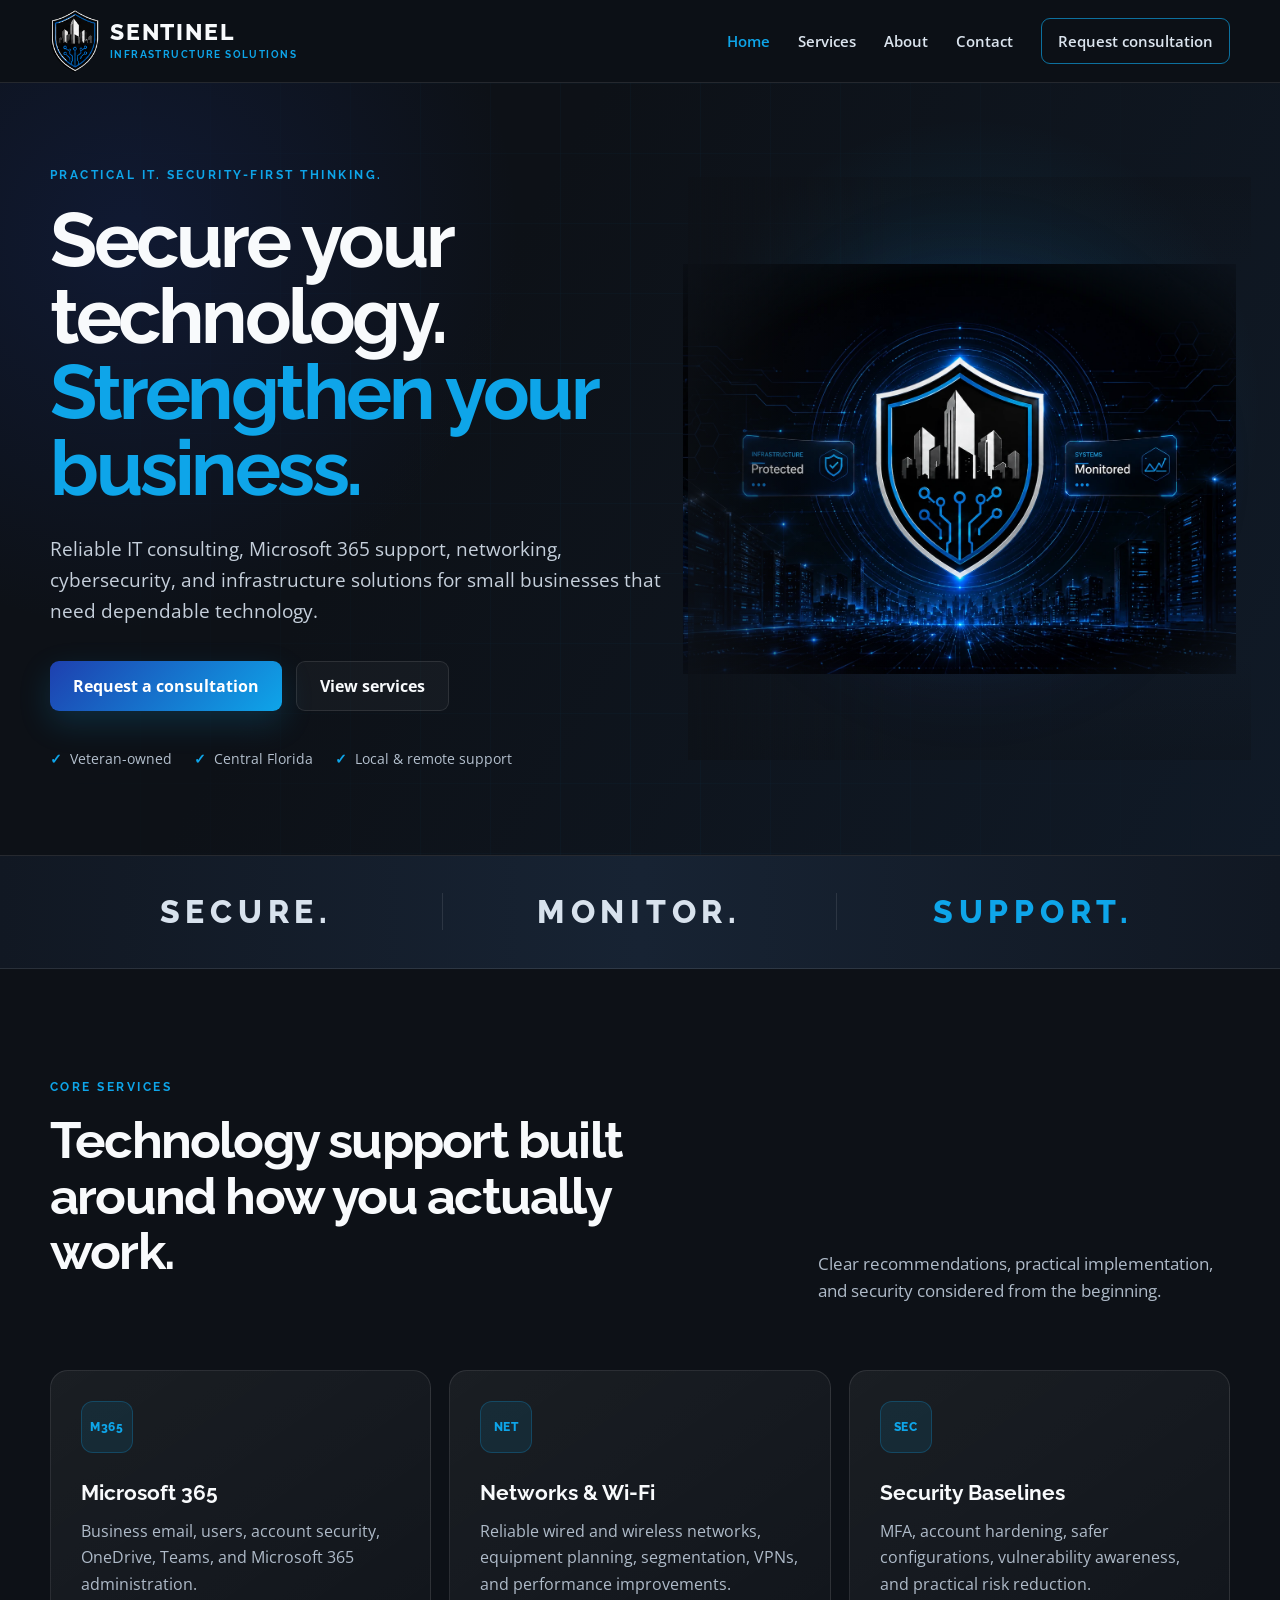
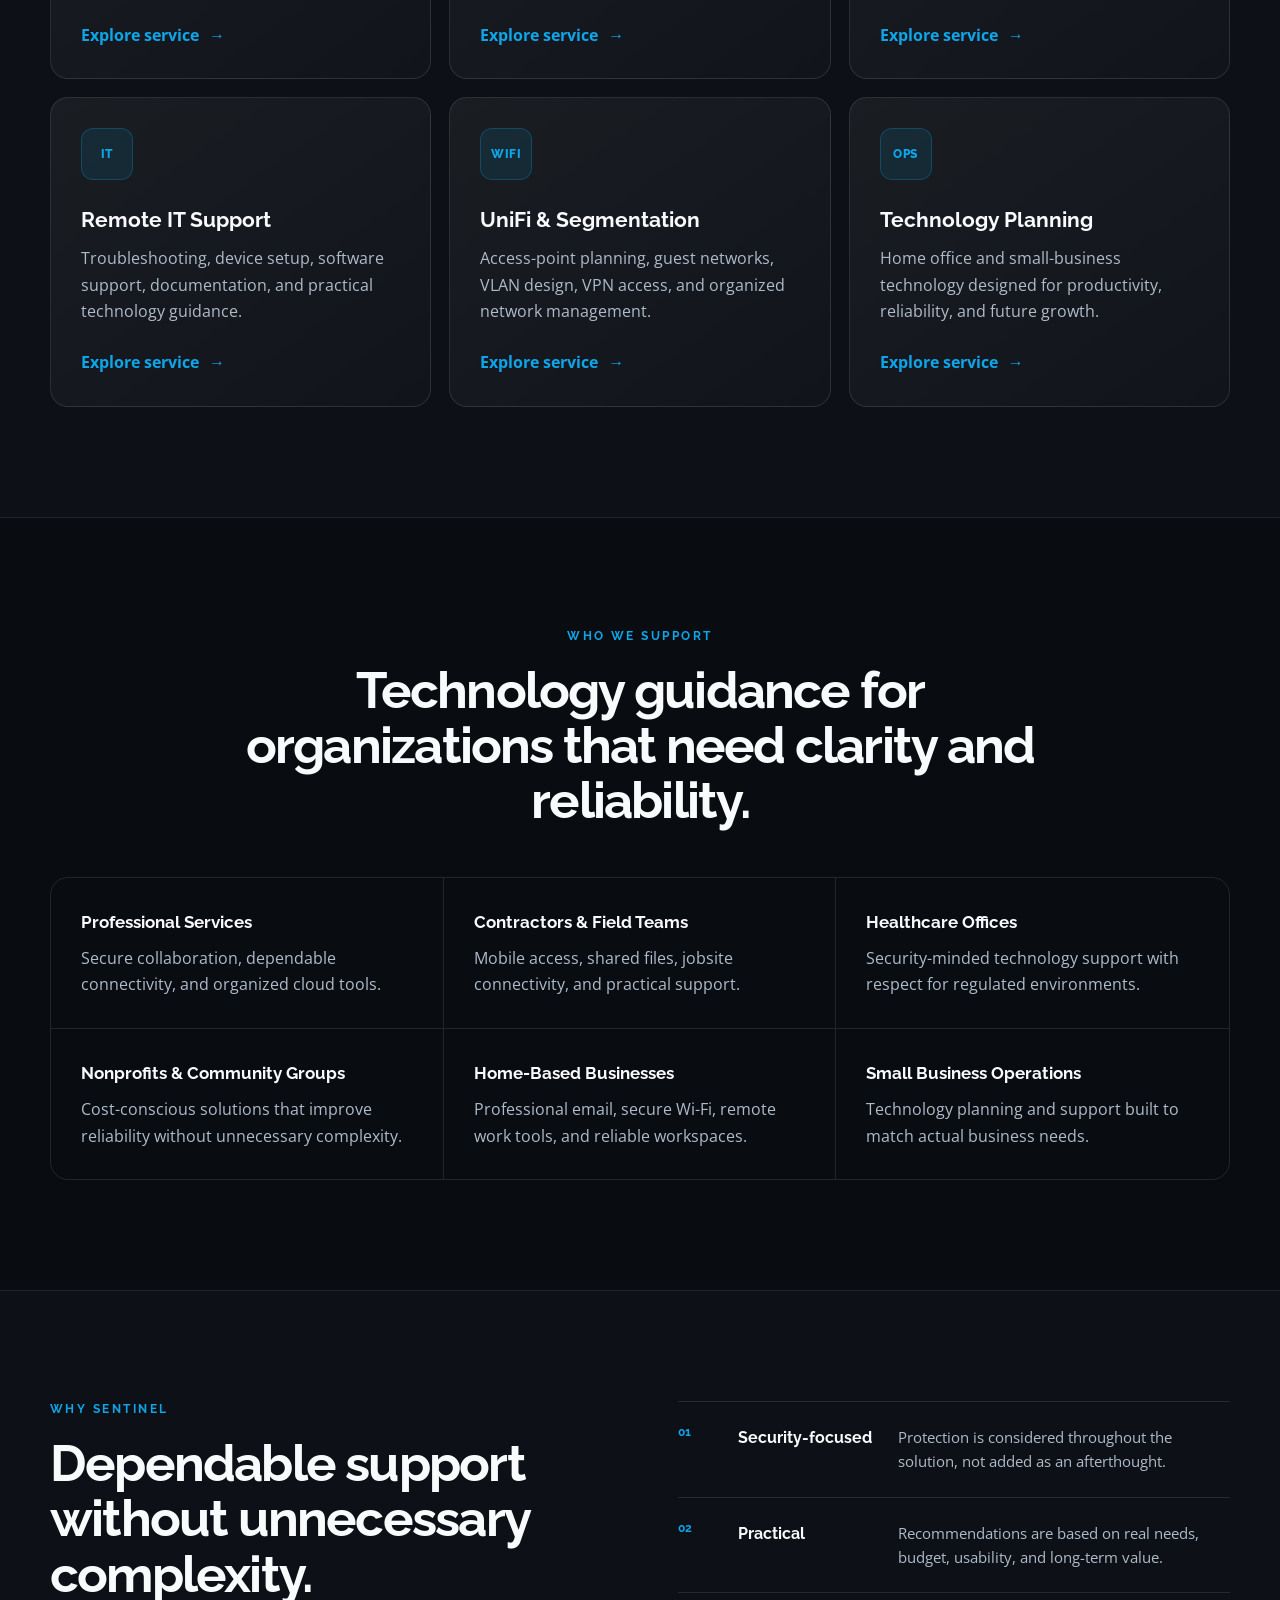
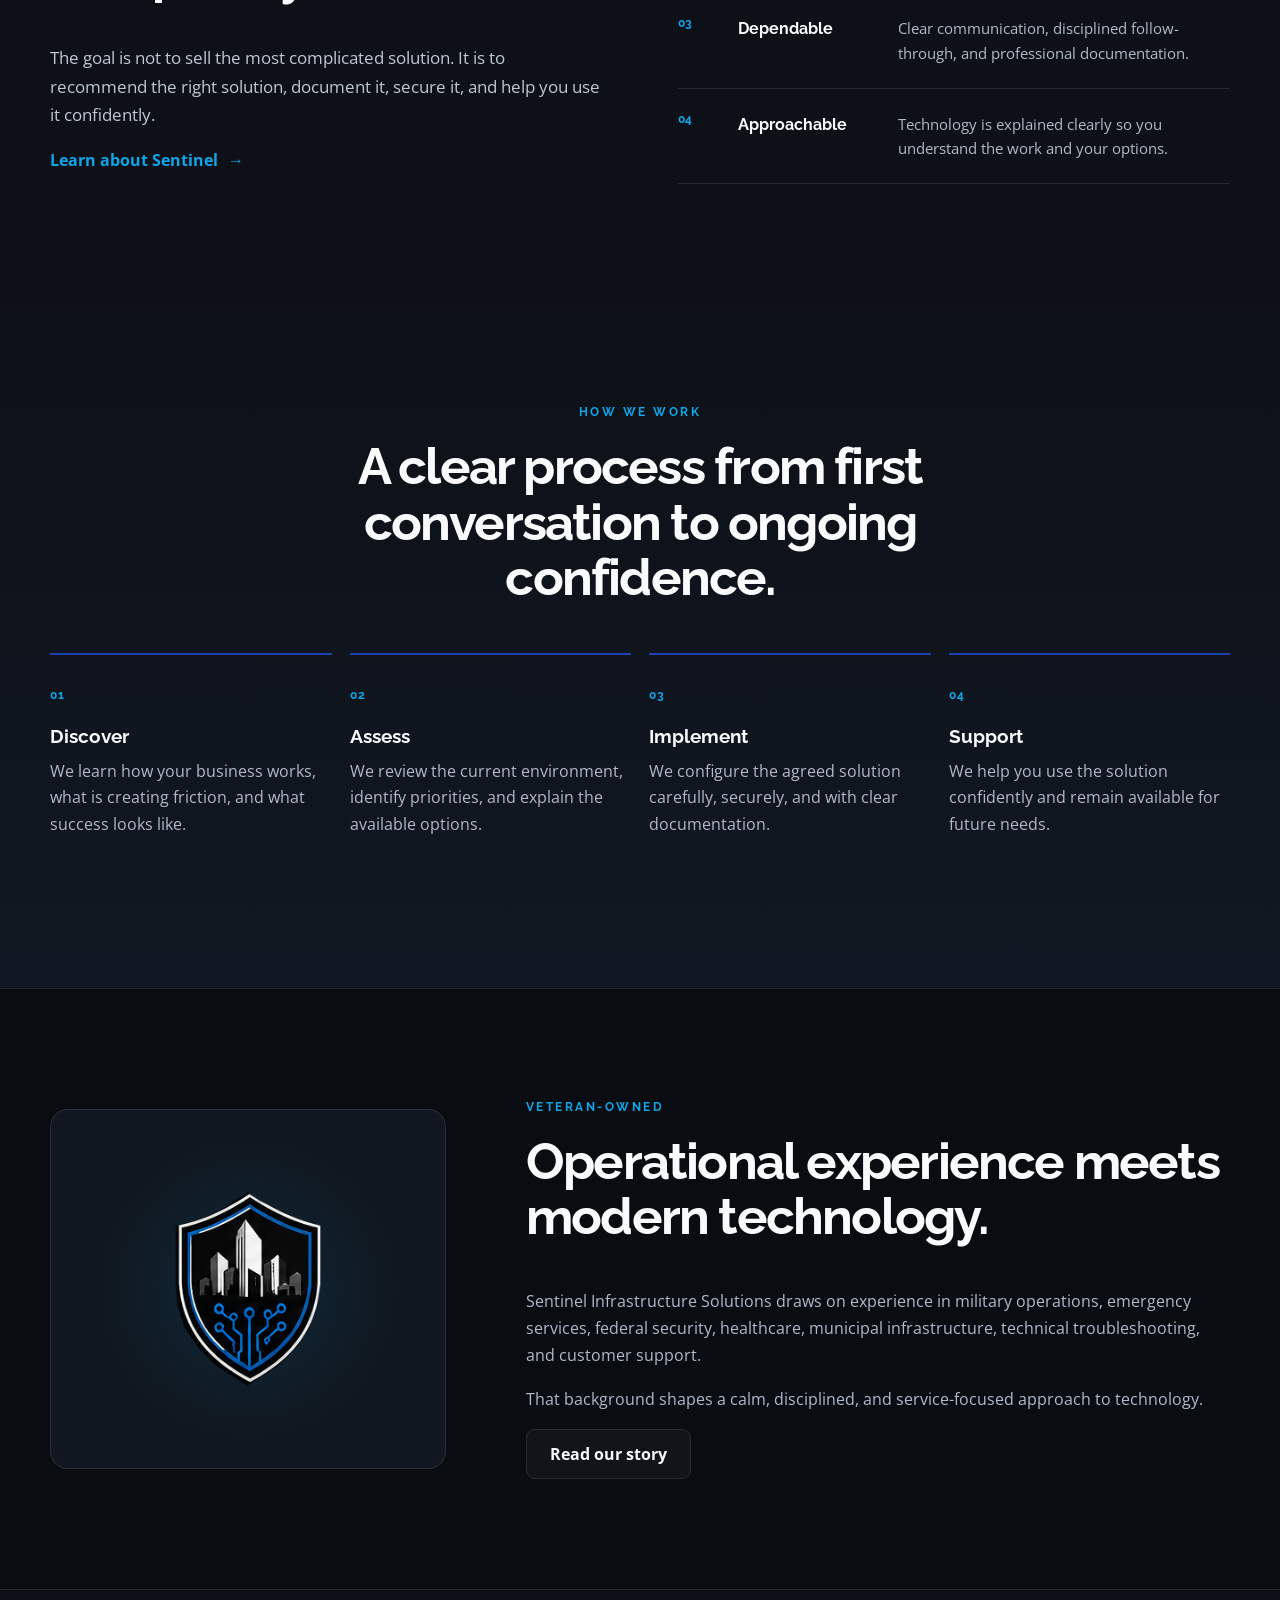
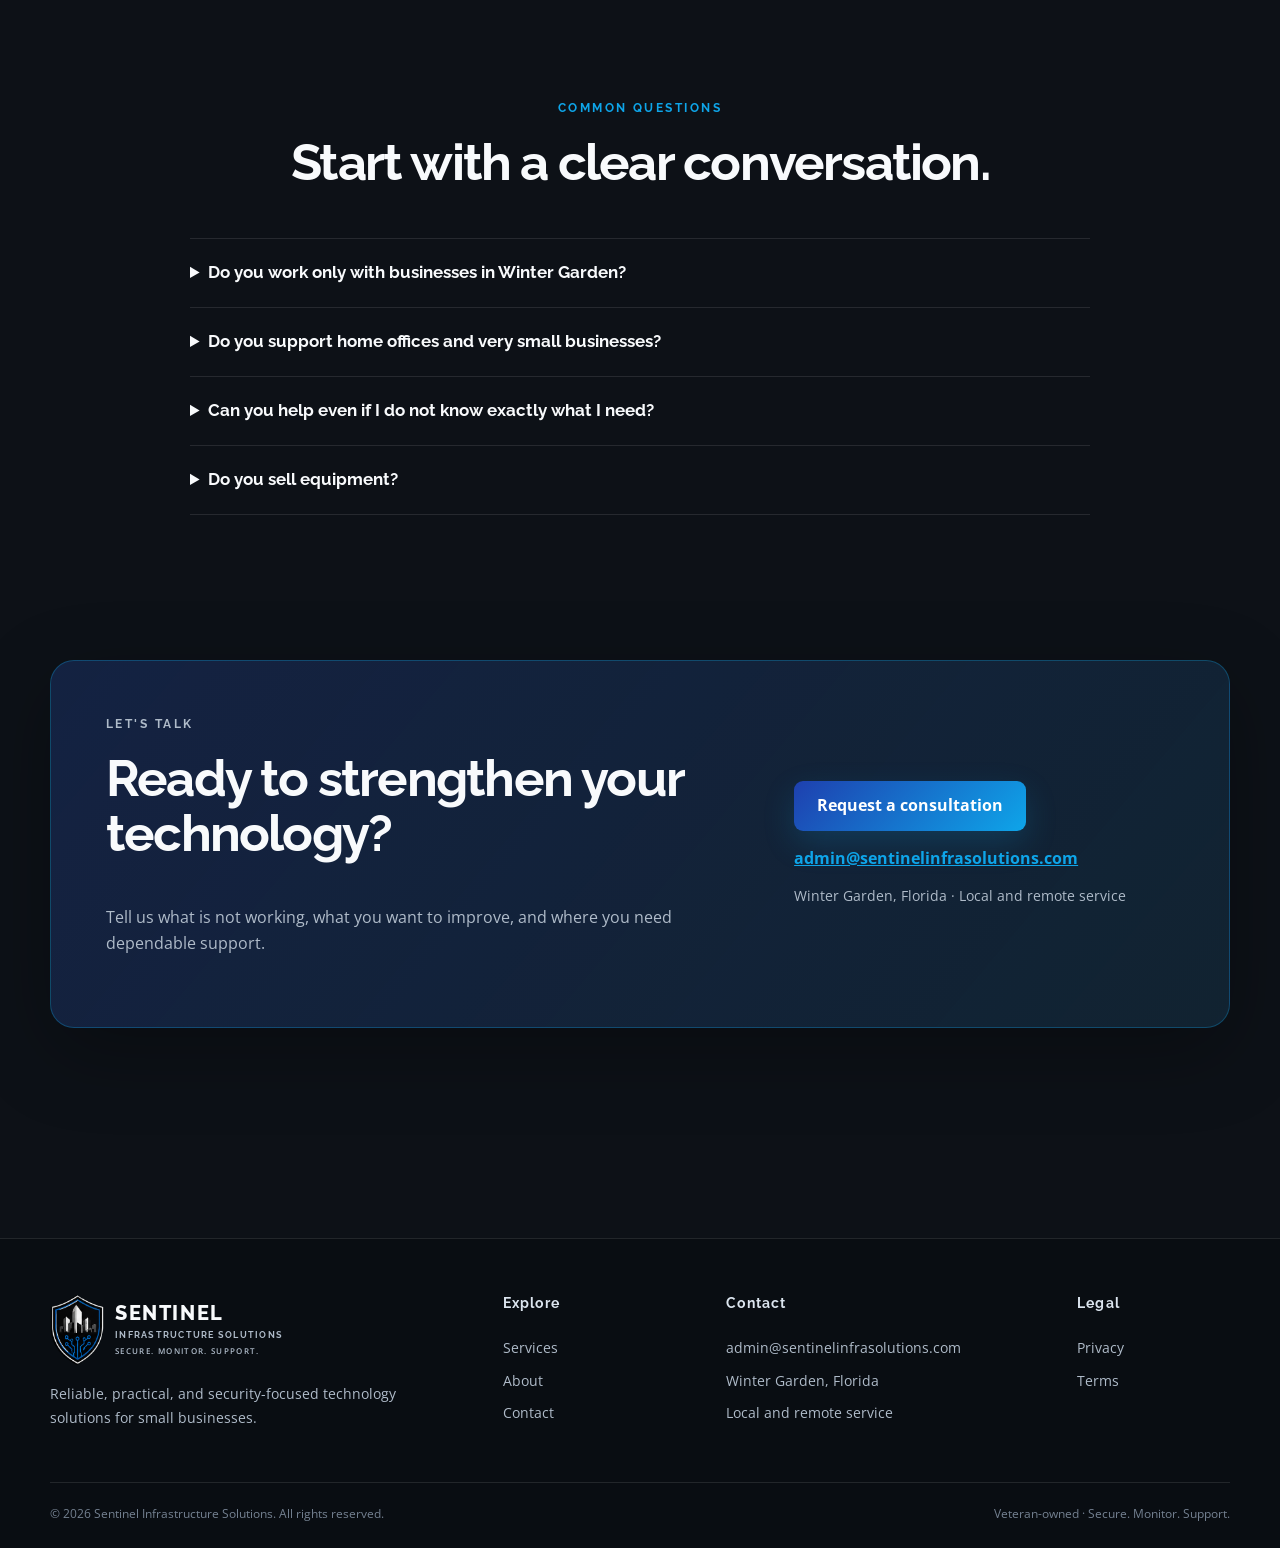
<file: index.html>
<!doctype html>
<html lang="en">
<head>
  <meta charset="utf-8">
  <meta name="viewport" content="width=device-width, initial-scale=1">
  <title>Sentinel Infrastructure Solutions | IT Consulting in Central Florida</title>
  <meta name="description" content="Security-focused Microsoft 365, networking, cybersecurity, and technology support for small businesses in Central Florida and remotely.">
  <link rel="canonical" href="https://sentinelinfrasolutions.com/">
  <meta name="theme-color" content="#0D1117">
  <meta property="og:title" content="Sentinel Infrastructure Solutions | IT Consulting in Central Florida">
  <meta property="og:description" content="Security-focused Microsoft 365, networking, cybersecurity, and technology support for small businesses in Central Florida and remotely.">
  <meta property="og:type" content="website">
  <meta property="og:url" content="https://sentinelinfrasolutions.com/">
  <meta property="og:image" content="https://sentinelinfrasolutions.com/sentinel-social-master-v5.png">
  <meta name="twitter:card" content="summary_large_image">
  <link rel="icon" href="sentinel-favicon-v7-32.png" type="image/png">
  <link rel="apple-touch-icon" href="sentinel-favicon-v7-180.png">
  <link rel="manifest" href="site.webmanifest">
  <link rel="preconnect" href="https://fonts.googleapis.com">
  <link rel="preconnect" href="https://fonts.gstatic.com" crossorigin>
  <link href="https://fonts.googleapis.com/css2?family=Open+Sans:wght@400;500;600;700&family=Raleway:wght@600;700;800&display=swap" rel="stylesheet">
  <link rel="stylesheet" href="styles-v12.css">
  <script src="script.js" defer></script>
</head>
<body class="">
<a class="skip-link" href="#main">Skip to content</a>

<header class="site-header">
  <div class="container nav-wrap">
    <a class="brand-image" href="index.html" aria-label="Sentinel Infrastructure Solutions home">
      <span class="live-brand">
      <img src="sentinel-shield-transparent-v7.png" alt="">
      <span class="brand-words">
        <strong>SENTINEL</strong>
        <span class="brand-subline">INFRASTRUCTURE SOLUTIONS</span>
        
      </span>
    </span>
    </a>
    <button class="menu-toggle" aria-expanded="false" aria-controls="primary-nav">
      <span class="sr-only">Open navigation</span><span></span><span></span><span></span>
    </button>
    <nav id="primary-nav" class="primary-nav" aria-label="Primary navigation">
      <a href="index.html" class="active">Home</a><a href="services.html">Services</a><a href="about.html">About</a><a href="contact.html">Contact</a>
      <a href="https://outlook.office.com/book/SentinelInfrastructureSolutions2@sentinelinfrasolutions.com/?ismsaljsauthenabled" class="nav-cta" target="_blank" rel="noopener noreferrer" aria-label="Request a consultation through Microsoft Bookings (opens in a new tab)">Request consultation</a>
    </nav>
  </div>
</header>

<main id="main">
  <section class="hero">
    <div class="hero-grid"></div>
    <div class="container hero-layout">
      <div class="hero-copy">
        <p class="eyebrow">PRACTICAL IT. SECURITY-FIRST THINKING.</p>
        <h1>Secure your technology.<br><span>Strengthen your business.</span></h1>
        <p class="hero-lead">Reliable IT consulting, Microsoft 365 support, networking, cybersecurity, and infrastructure solutions for small businesses that need dependable technology.</p>
        <div class="hero-actions">
          <a class="button primary" href="https://outlook.office.com/book/SentinelInfrastructureSolutions2@sentinelinfrasolutions.com/?ismsaljsauthenabled" target="_blank" rel="noopener noreferrer" aria-label="Request a consultation through Microsoft Bookings (opens in a new tab)">Request a consultation</a>
          <a class="button secondary" href="services.html">View services</a>
        </div>
        <div class="trust-row">
          <span>Veteran-owned</span><span>Central Florida</span><span>Local &amp; remote support</span>
        </div>
      </div>
      <div class="hero-visual hero-illustration" aria-hidden="true">
        <div class="hero-illustration-glow"></div>
        <img
          src="sentinel-integrated-hero-v10.webp"
          alt=""
          width="1350"
          height="1001"
          decoding="async"
          fetchpriority="high">
      </div>
    </div>
  </section>

  <section class="statement">
    <div class="container statement-grid"><p>SECURE.</p><p>MONITOR.</p><p>SUPPORT.</p></div>
  </section>

  <section class="section" id="services">
    <div class="container">
      <div class="section-heading split-heading">
        <div><p class="eyebrow">CORE SERVICES</p><h2>Technology support built around how you actually work.</h2></div>
        <p>Clear recommendations, practical implementation, and security considered from the beginning.</p>
      </div>
      <div class="cards">
        <article class="service-card"><div class="icon">M365</div><h3>Microsoft 365</h3><p>Business email, users, account security, OneDrive, Teams, and Microsoft 365 administration.</p><a href="services.html#microsoft-365">Explore service <span>→</span></a></article>
        <article class="service-card"><div class="icon">NET</div><h3>Networks &amp; Wi-Fi</h3><p>Reliable wired and wireless networks, equipment planning, segmentation, VPNs, and performance improvements.</p><a href="services.html#networking">Explore service <span>→</span></a></article>
        <article class="service-card"><div class="icon">SEC</div><h3>Security Baselines</h3><p>MFA, account hardening, safer configurations, vulnerability awareness, and practical risk reduction.</p><a href="services.html#cybersecurity">Explore service <span>→</span></a></article>
        <article class="service-card"><div class="icon">IT</div><h3>Remote IT Support</h3><p>Troubleshooting, device setup, software support, documentation, and practical technology guidance.</p><a href="services.html#support">Explore service <span>→</span></a></article>
        <article class="service-card"><div class="icon">WIFI</div><h3>UniFi &amp; Segmentation</h3><p>Access-point planning, guest networks, VLAN design, VPN access, and organized network management.</p><a href="services.html#networking">Explore service <span>→</span></a></article>
        <article class="service-card"><div class="icon">OPS</div><h3>Technology Planning</h3><p>Home office and small-business technology designed for productivity, reliability, and future growth.</p><a href="services.html#planning">Explore service <span>→</span></a></article>
      </div>
    </div>
  </section>

  <section class="section dark-panel">
    <div class="container">
      <div class="section-heading centered">
        <p class="eyebrow">WHO WE SUPPORT</p>
        <h2>Technology guidance for organizations that need clarity and reliability.</h2>
      </div>
      <div class="industry-grid">
        <div><strong>Professional Services</strong><p>Secure collaboration, dependable connectivity, and organized cloud tools.</p></div>
        <div><strong>Contractors &amp; Field Teams</strong><p>Mobile access, shared files, jobsite connectivity, and practical support.</p></div>
        <div><strong>Healthcare Offices</strong><p>Security-minded technology support with respect for regulated environments.</p></div>
        <div><strong>Nonprofits &amp; Community Groups</strong><p>Cost-conscious solutions that improve reliability without unnecessary complexity.</p></div>
        <div><strong>Home-Based Businesses</strong><p>Professional email, secure Wi-Fi, remote work tools, and reliable workspaces.</p></div>
        <div><strong>Small Business Operations</strong><p>Technology planning and support built to match actual business needs.</p></div>
      </div>
    </div>
  </section>

  <section class="section" id="approach">
    <div class="container approach-layout">
      <div>
        <p class="eyebrow">WHY SENTINEL</p>
        <h2>Dependable support without unnecessary complexity.</h2>
        <p class="large-copy">The goal is not to sell the most complicated solution. It is to recommend the right solution, document it, secure it, and help you use it confidently.</p>
        <a class="text-link" href="about.html">Learn about Sentinel <span>→</span></a>
      </div>
      <div class="principles">
        <div><span>01</span><strong>Security-focused</strong><p>Protection is considered throughout the solution, not added as an afterthought.</p></div>
        <div><span>02</span><strong>Practical</strong><p>Recommendations are based on real needs, budget, usability, and long-term value.</p></div>
        <div><span>03</span><strong>Dependable</strong><p>Clear communication, disciplined follow-through, and professional documentation.</p></div>
        <div><span>04</span><strong>Approachable</strong><p>Technology is explained clearly so you understand the work and your options.</p></div>
      </div>
    </div>
  </section>

  <section class="section process-section">
    <div class="container">
      <div class="section-heading centered">
        <p class="eyebrow">HOW WE WORK</p>
        <h2>A clear process from first conversation to ongoing confidence.</h2>
      </div>
      <div class="process-grid">
        <div><span>01</span><h3>Discover</h3><p>We learn how your business works, what is creating friction, and what success looks like.</p></div>
        <div><span>02</span><h3>Assess</h3><p>We review the current environment, identify priorities, and explain the available options.</p></div>
        <div><span>03</span><h3>Implement</h3><p>We configure the agreed solution carefully, securely, and with clear documentation.</p></div>
        <div><span>04</span><h3>Support</h3><p>We help you use the solution confidently and remain available for future needs.</p></div>
      </div>
    </div>
  </section>

  <section class="section dark-panel">
    <div class="container about-preview">
      <div class="about-mark"><img src="sentinel-shield-transparent-v7.png" alt="Sentinel shield"></div>
      <div>
        <p class="eyebrow">VETERAN-OWNED</p>
        <h2>Operational experience meets modern technology.</h2>
        <p>Sentinel Infrastructure Solutions draws on experience in military operations, emergency services, federal security, healthcare, municipal infrastructure, technical troubleshooting, and customer support.</p>
        <p>That background shapes a calm, disciplined, and service-focused approach to technology.</p>
        <a class="button secondary" href="about.html">Read our story</a>
      </div>
    </div>
  </section>

  <section class="section faq-section">
    <div class="container">
      <div class="section-heading centered"><p class="eyebrow">COMMON QUESTIONS</p><h2>Start with a clear conversation.</h2></div>
      <div class="faq-list">
        <details><summary>Do you work only with businesses in Winter Garden?</summary><p>No. Local service is available in Central Florida, and many Microsoft 365, planning, security, and troubleshooting services can be provided remotely.</p></details>
        <details><summary>Do you support home offices and very small businesses?</summary><p>Yes. Sentinel is designed to help small organizations and home-based businesses build more professional, reliable, and secure technology environments.</p></details>
        <details><summary>Can you help even if I do not know exactly what I need?</summary><p>Yes. The first step is understanding the problem and your goals. You will receive plain-language options before any work is agreed upon.</p></details>
        <details><summary>Do you sell equipment?</summary><p>Equipment can be recommended and planned as part of a project. Recommendations are based on fit, value, security, and maintainability rather than a single brand.</p></details>
      </div>
    </div>
  </section>

  <section class="section contact-section">
    <div class="container contact-card">
      <div><p class="eyebrow">LET'S TALK</p><h2>Ready to strengthen your technology?</h2><p>Tell us what is not working, what you want to improve, and where you need dependable support.</p></div>
      <div class="contact-actions"><a class="button primary" href="https://outlook.office.com/book/SentinelInfrastructureSolutions2@sentinelinfrasolutions.com/?ismsaljsauthenabled" target="_blank" rel="noopener noreferrer" aria-label="Request a consultation through Microsoft Bookings (opens in a new tab)">Request a consultation</a><a class="email-link" href="mailto:admin@sentinelinfrasolutions.com">admin@sentinelinfrasolutions.com</a><span>Winter Garden, Florida · Local and remote service</span></div>
    </div>
  </section>
</main>

<footer class="site-footer">
  <div class="container footer-main">
    <div>
      <span class="live-brand footer-live-brand">
      <img src="sentinel-shield-transparent-v7.png" alt="">
      <span class="brand-words">
        <strong>SENTINEL</strong>
        <span class="brand-subline">INFRASTRUCTURE SOLUTIONS</span>
        <span class="brand-tagline">SECURE. MONITOR. SUPPORT.</span>
      </span>
    </span>
      <p>Reliable, practical, and security-focused technology solutions for small businesses.</p>
    </div>
    <div>
      <h3>Explore</h3>
      <a href="services.html">Services</a>
      <a href="about.html">About</a>
      <a href="contact.html">Contact</a>
    </div>
    <div>
      <h3>Contact</h3>
      <a href="mailto:admin@sentinelinfrasolutions.com">admin@sentinelinfrasolutions.com</a>
      <span>Winter Garden, Florida</span>
      <span>Local and remote service</span>
    </div>
    <div>
      <h3>Legal</h3>
      <a href="privacy.html">Privacy</a>
      <a href="terms.html">Terms</a>
    </div>
  </div>
  <div class="container footer-bottom">
    <span>© <span id="year"></span> Sentinel Infrastructure Solutions. All rights reserved.</span>
    <span>Veteran-owned · Secure. Monitor. Support.</span>
  </div>
</footer>
</body>
</html>
</file>
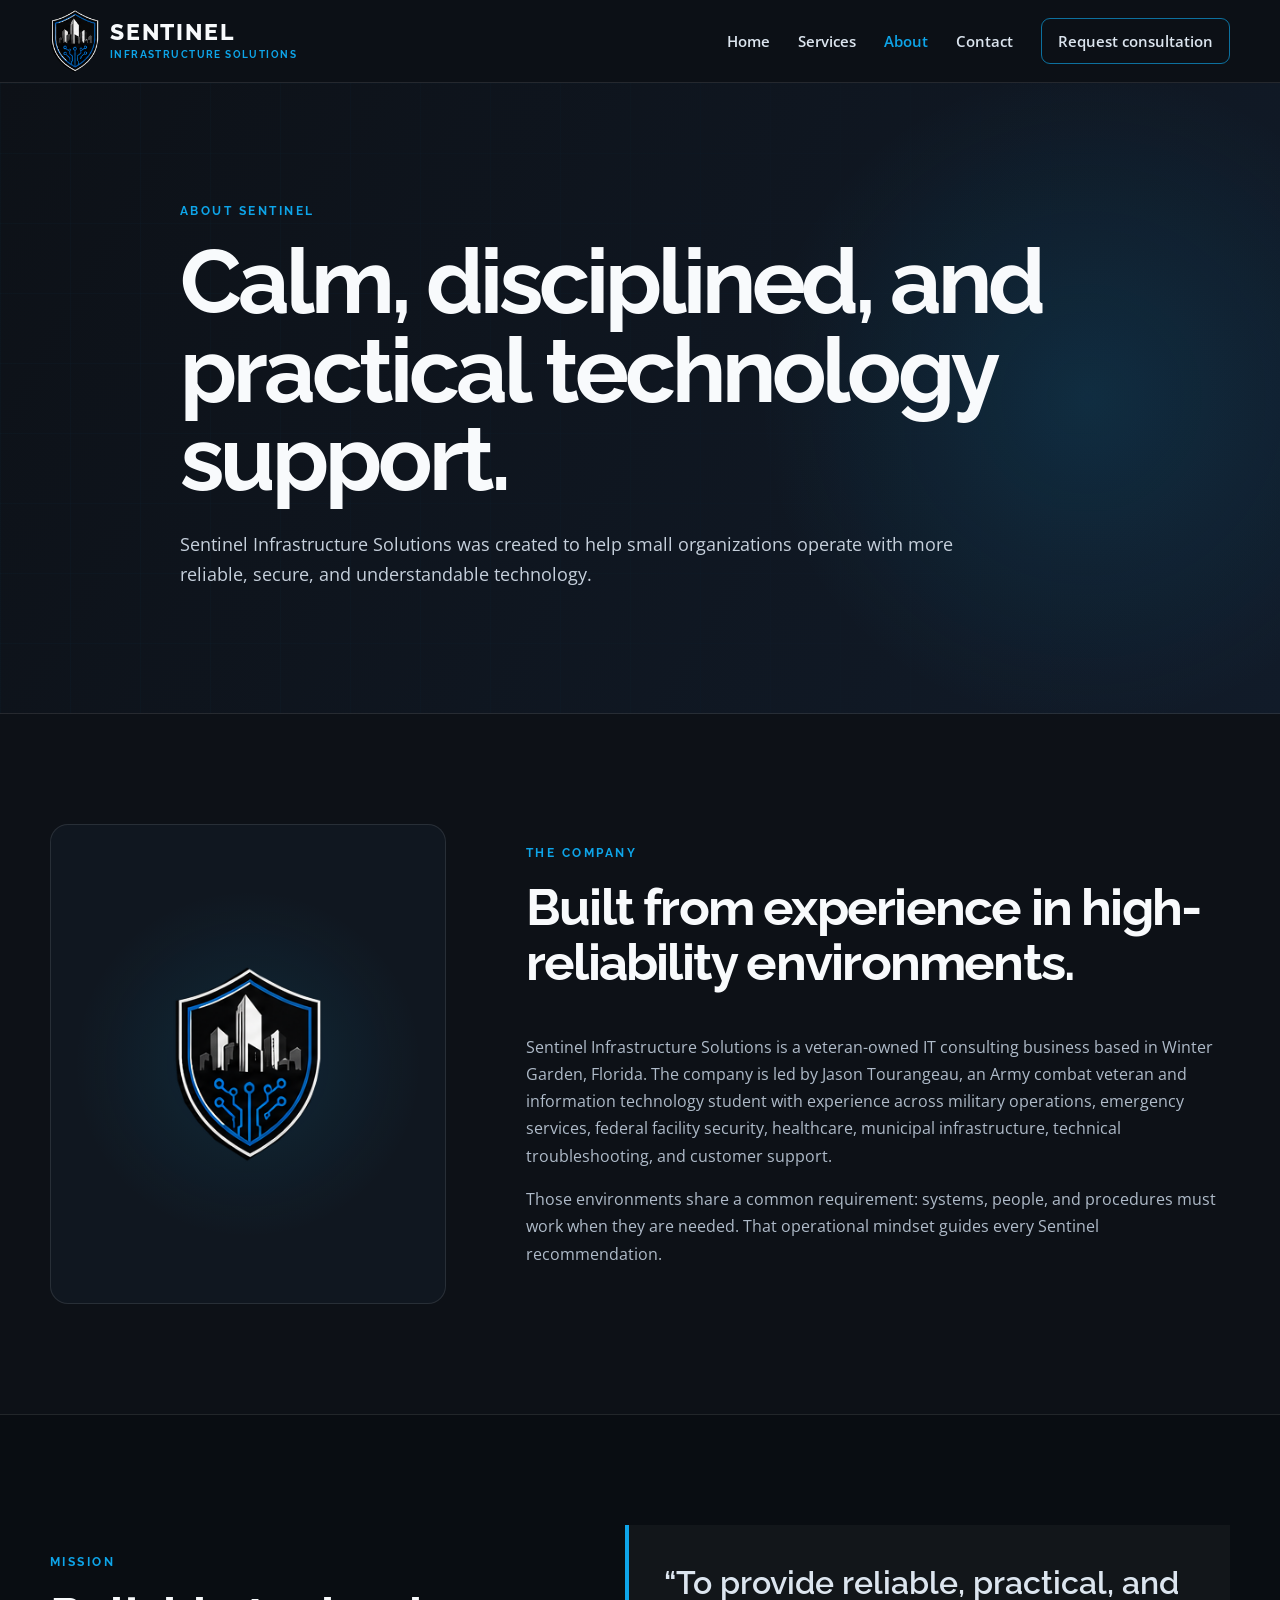
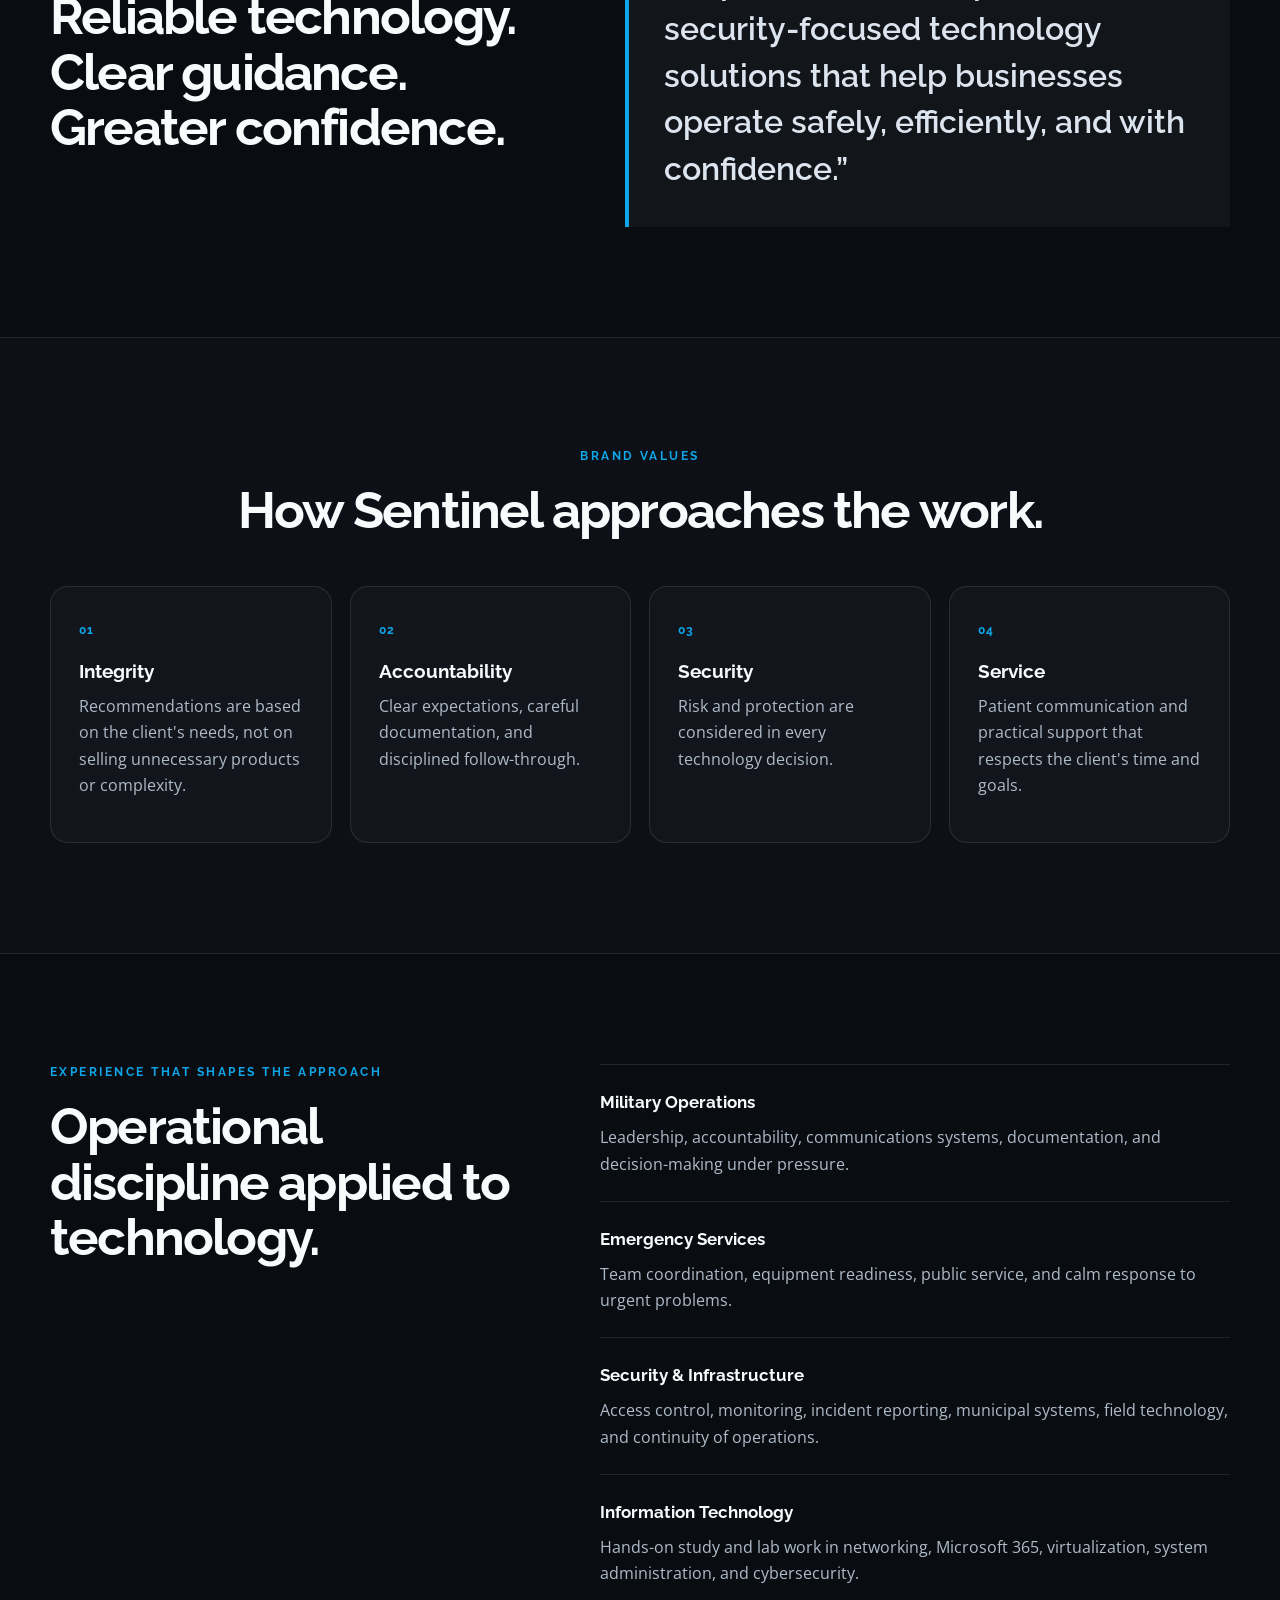
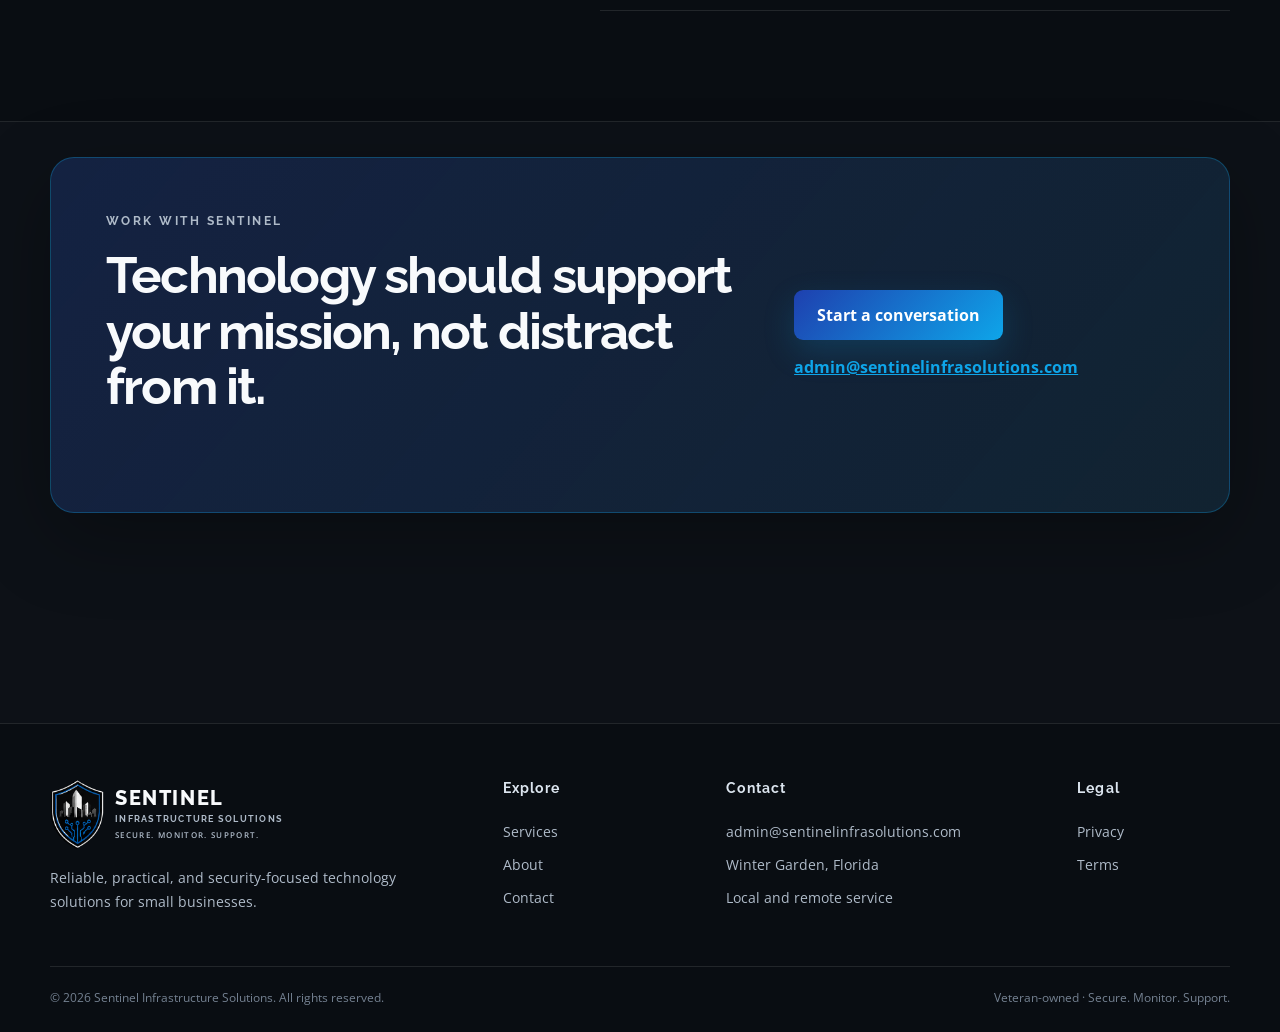
<file: about.html>
<!doctype html>
<html lang="en">
<head>
  <meta charset="utf-8">
  <meta name="viewport" content="width=device-width, initial-scale=1">
  <title>About | Sentinel Infrastructure Solutions</title>
  <meta name="description" content="Learn about Sentinel Infrastructure Solutions, a veteran-owned IT consulting business serving Central Florida and remote clients.">
  <link rel="canonical" href="https://sentinelinfrasolutions.com/about.html">
  <meta name="theme-color" content="#0D1117">
  <meta property="og:title" content="About | Sentinel Infrastructure Solutions">
  <meta property="og:description" content="Learn about Sentinel Infrastructure Solutions, a veteran-owned IT consulting business serving Central Florida and remote clients.">
  <meta property="og:type" content="website">
  <meta property="og:url" content="https://sentinelinfrasolutions.com/about.html">
  <meta property="og:image" content="https://sentinelinfrasolutions.com/sentinel-social-master-v5.png">
  <meta name="twitter:card" content="summary_large_image">
  <link rel="icon" href="sentinel-favicon-v7-32.png" type="image/png">
  <link rel="apple-touch-icon" href="sentinel-favicon-v7-180.png">
  <link rel="manifest" href="site.webmanifest">
  <link rel="preconnect" href="https://fonts.googleapis.com">
  <link rel="preconnect" href="https://fonts.gstatic.com" crossorigin>
  <link href="https://fonts.googleapis.com/css2?family=Open+Sans:wght@400;500;600;700&family=Raleway:wght@600;700;800&display=swap" rel="stylesheet">
  <link rel="stylesheet" href="styles-v12.css">
  <script src="script.js" defer></script>
</head>
<body class="inner-page">
<a class="skip-link" href="#main">Skip to content</a>

<header class="site-header">
  <div class="container nav-wrap">
    <a class="brand-image" href="index.html" aria-label="Sentinel Infrastructure Solutions home">
      <span class="live-brand">
      <img src="sentinel-shield-transparent-v7.png" alt="">
      <span class="brand-words">
        <strong>SENTINEL</strong>
        <span class="brand-subline">INFRASTRUCTURE SOLUTIONS</span>
        
      </span>
    </span>
    </a>
    <button class="menu-toggle" aria-expanded="false" aria-controls="primary-nav">
      <span class="sr-only">Open navigation</span><span></span><span></span><span></span>
    </button>
    <nav id="primary-nav" class="primary-nav" aria-label="Primary navigation">
      <a href="index.html">Home</a><a href="services.html">Services</a><a href="about.html" class="active">About</a><a href="contact.html">Contact</a>
      <a href="https://outlook.office.com/book/SentinelInfrastructureSolutions2@sentinelinfrasolutions.com/?ismsaljsauthenabled" class="nav-cta" target="_blank" rel="noopener noreferrer" aria-label="Request a consultation through Microsoft Bookings (opens in a new tab)">Request consultation</a>
    </nav>
  </div>
</header>

<main id="main">
  <section class="page-hero">
    <div class="container narrow">
      <p class="eyebrow">ABOUT SENTINEL</p>
      <h1>Calm, disciplined, and practical technology support.</h1>
      <p>Sentinel Infrastructure Solutions was created to help small organizations operate with more reliable, secure, and understandable technology.</p>
    </div>
  </section>

  <section class="section">
    <div class="container story-grid">
      <div class="about-mark tall"><img src="sentinel-shield-transparent-v7.png" alt="Sentinel shield logo"></div>
      <div>
        <p class="eyebrow">THE COMPANY</p>
        <h2>Built from experience in high-reliability environments.</h2>
        <p>Sentinel Infrastructure Solutions is a veteran-owned IT consulting business based in Winter Garden, Florida. The company is led by Jason Tourangeau, an Army combat veteran and information technology student with experience across military operations, emergency services, federal facility security, healthcare, municipal infrastructure, technical troubleshooting, and customer support.</p>
        <p>Those environments share a common requirement: systems, people, and procedures must work when they are needed. That operational mindset guides every Sentinel recommendation.</p>
      </div>
    </div>
  </section>

  <section class="section dark-panel">
    <div class="container mission-grid">
      <div><p class="eyebrow">MISSION</p><h2>Reliable technology. Clear guidance. Greater confidence.</h2></div>
      <blockquote>“To provide reliable, practical, and security-focused technology solutions that help businesses operate safely, efficiently, and with confidence.”</blockquote>
    </div>
  </section>

  <section class="section">
    <div class="container">
      <div class="section-heading centered"><p class="eyebrow">BRAND VALUES</p><h2>How Sentinel approaches the work.</h2></div>
      <div class="values-grid">
        <div><span>01</span><h3>Integrity</h3><p>Recommendations are based on the client's needs, not on selling unnecessary products or complexity.</p></div>
        <div><span>02</span><h3>Accountability</h3><p>Clear expectations, careful documentation, and disciplined follow-through.</p></div>
        <div><span>03</span><h3>Security</h3><p>Risk and protection are considered in every technology decision.</p></div>
        <div><span>04</span><h3>Service</h3><p>Patient communication and practical support that respects the client's time and goals.</p></div>
      </div>
    </div>
  </section>

  <section class="section dark-panel">
    <div class="container experience-layout">
      <div><p class="eyebrow">EXPERIENCE THAT SHAPES THE APPROACH</p><h2>Operational discipline applied to technology.</h2></div>
      <div class="experience-list">
        <div><strong>Military Operations</strong><p>Leadership, accountability, communications systems, documentation, and decision-making under pressure.</p></div>
        <div><strong>Emergency Services</strong><p>Team coordination, equipment readiness, public service, and calm response to urgent problems.</p></div>
        <div><strong>Security &amp; Infrastructure</strong><p>Access control, monitoring, incident reporting, municipal systems, field technology, and continuity of operations.</p></div>
        <div><strong>Information Technology</strong><p>Hands-on study and lab work in networking, Microsoft 365, virtualization, system administration, and cybersecurity.</p></div>
      </div>
    </div>
  </section>

  <section class="section contact-section">
    <div class="container contact-card">
      <div><p class="eyebrow">WORK WITH SENTINEL</p><h2>Technology should support your mission, not distract from it.</h2></div>
      <div class="contact-actions"><a class="button primary" href="contact.html#consultation">Start a conversation</a><a class="email-link" href="mailto:admin@sentinelinfrasolutions.com">admin@sentinelinfrasolutions.com</a></div>
    </div>
  </section>
</main>

<footer class="site-footer">
  <div class="container footer-main">
    <div>
      <span class="live-brand footer-live-brand">
      <img src="sentinel-shield-transparent-v7.png" alt="">
      <span class="brand-words">
        <strong>SENTINEL</strong>
        <span class="brand-subline">INFRASTRUCTURE SOLUTIONS</span>
        <span class="brand-tagline">SECURE. MONITOR. SUPPORT.</span>
      </span>
    </span>
      <p>Reliable, practical, and security-focused technology solutions for small businesses.</p>
    </div>
    <div>
      <h3>Explore</h3>
      <a href="services.html">Services</a>
      <a href="about.html">About</a>
      <a href="contact.html">Contact</a>
    </div>
    <div>
      <h3>Contact</h3>
      <a href="mailto:admin@sentinelinfrasolutions.com">admin@sentinelinfrasolutions.com</a>
      <span>Winter Garden, Florida</span>
      <span>Local and remote service</span>
    </div>
    <div>
      <h3>Legal</h3>
      <a href="privacy.html">Privacy</a>
      <a href="terms.html">Terms</a>
    </div>
  </div>
  <div class="container footer-bottom">
    <span>© <span id="year"></span> Sentinel Infrastructure Solutions. All rights reserved.</span>
    <span>Veteran-owned · Secure. Monitor. Support.</span>
  </div>
</footer>
</body>
</html>
</file>
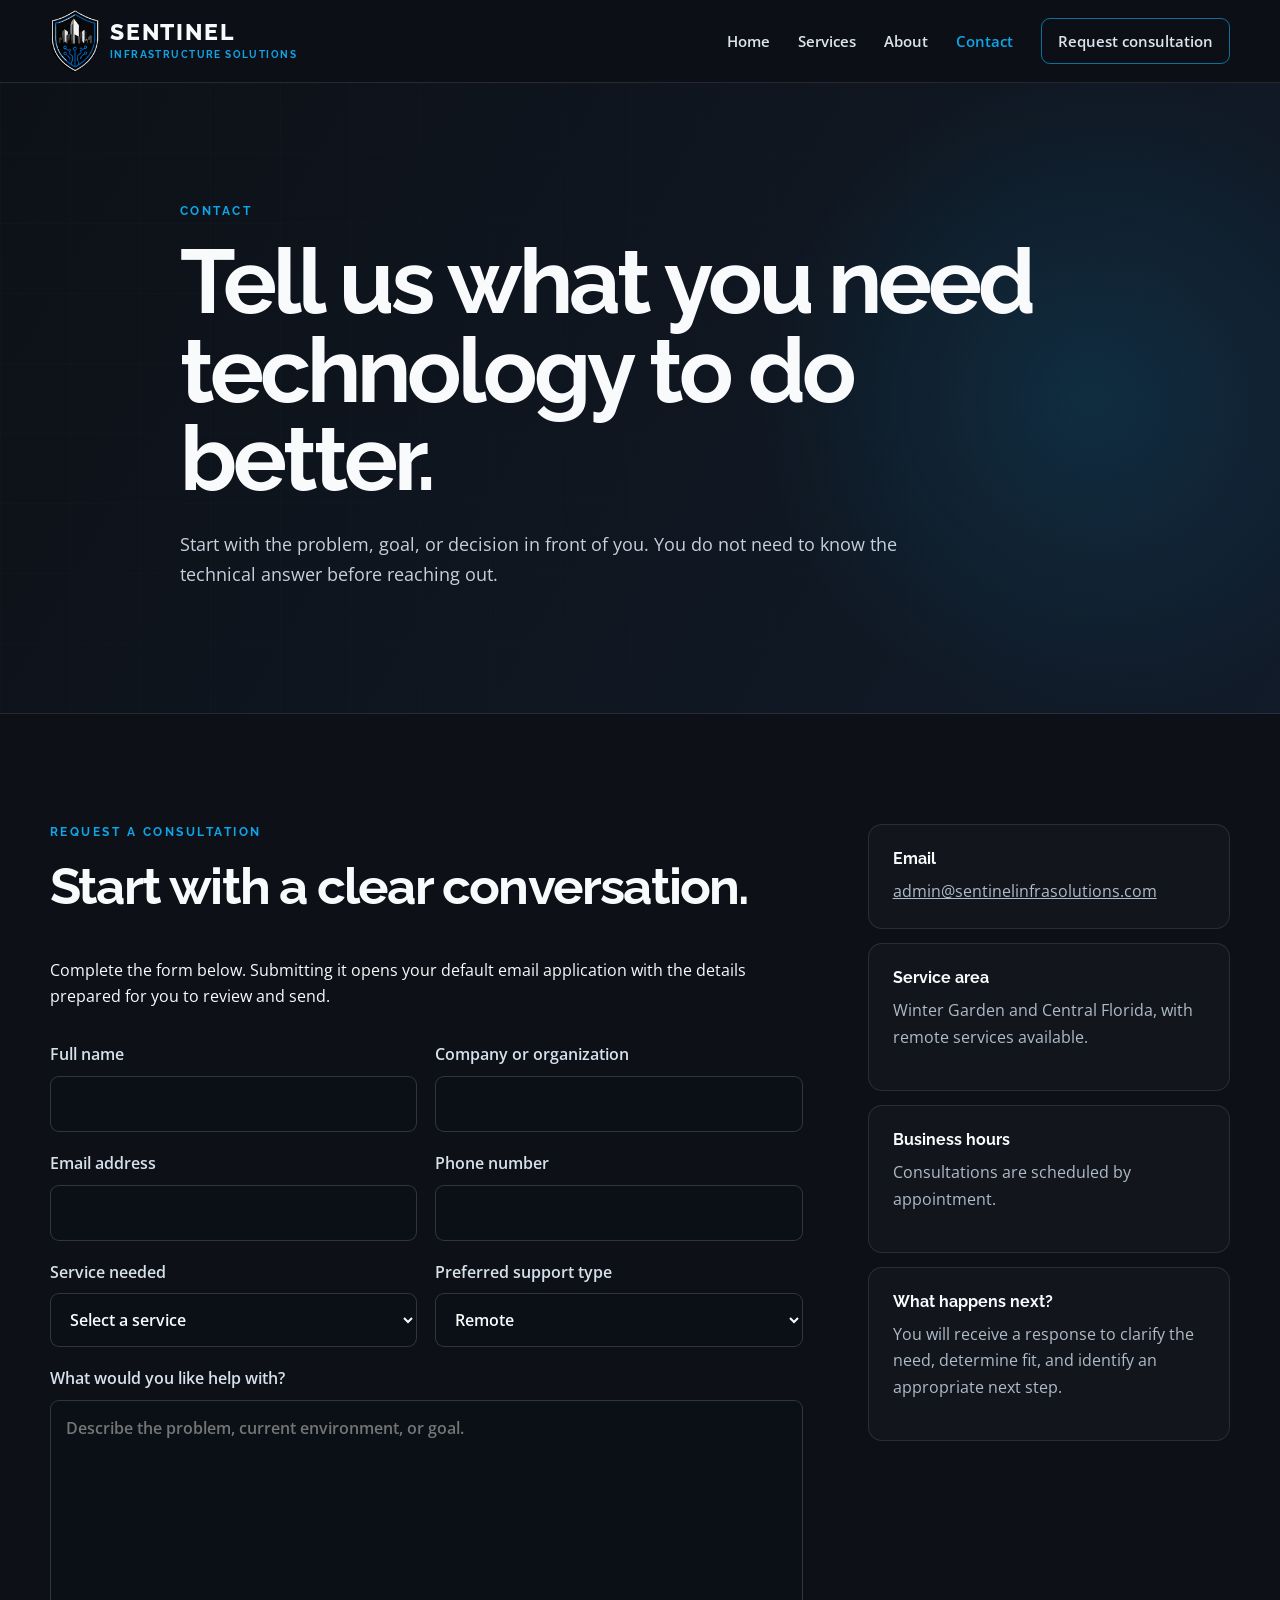
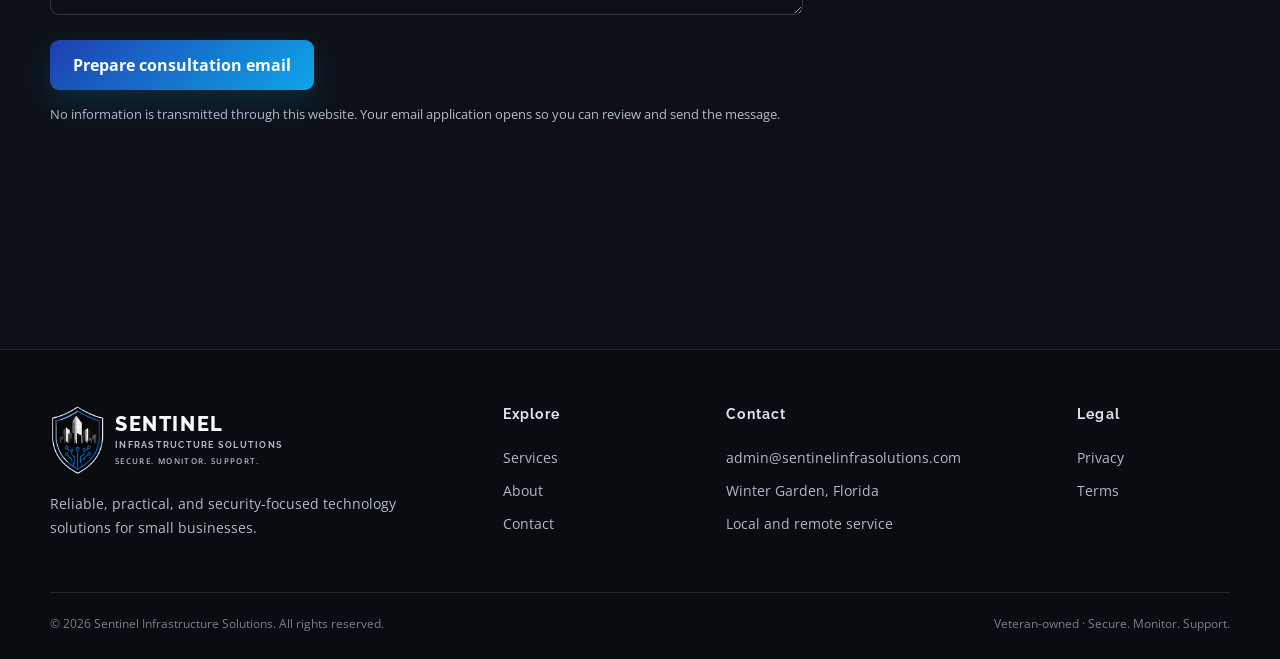
<file: contact.html>
<!doctype html>
<html lang="en">
<head>
  <meta charset="utf-8">
  <meta name="viewport" content="width=device-width, initial-scale=1">
  <title>Contact | Sentinel Infrastructure Solutions</title>
  <meta name="description" content="Request an IT consultation with Sentinel Infrastructure Solutions in Winter Garden, Florida.">
  <link rel="canonical" href="https://sentinelinfrasolutions.com/contact.html">
  <meta name="theme-color" content="#0D1117">
  <meta property="og:title" content="Contact | Sentinel Infrastructure Solutions">
  <meta property="og:description" content="Request an IT consultation with Sentinel Infrastructure Solutions in Winter Garden, Florida.">
  <meta property="og:type" content="website">
  <meta property="og:url" content="https://sentinelinfrasolutions.com/contact.html">
  <meta property="og:image" content="https://sentinelinfrasolutions.com/sentinel-social-master-v5.png">
  <meta name="twitter:card" content="summary_large_image">
  <link rel="icon" href="sentinel-favicon-v7-32.png" type="image/png">
  <link rel="apple-touch-icon" href="sentinel-favicon-v7-180.png">
  <link rel="manifest" href="site.webmanifest">
  <link rel="preconnect" href="https://fonts.googleapis.com">
  <link rel="preconnect" href="https://fonts.gstatic.com" crossorigin>
  <link href="https://fonts.googleapis.com/css2?family=Open+Sans:wght@400;500;600;700&family=Raleway:wght@600;700;800&display=swap" rel="stylesheet">
  <link rel="stylesheet" href="styles-v12.css">
  <script src="script.js" defer></script>
</head>
<body class="inner-page">
<a class="skip-link" href="#main">Skip to content</a>

<header class="site-header">
  <div class="container nav-wrap">
    <a class="brand-image" href="index.html" aria-label="Sentinel Infrastructure Solutions home">
      <span class="live-brand">
      <img src="sentinel-shield-transparent-v7.png" alt="">
      <span class="brand-words">
        <strong>SENTINEL</strong>
        <span class="brand-subline">INFRASTRUCTURE SOLUTIONS</span>
        
      </span>
    </span>
    </a>
    <button class="menu-toggle" aria-expanded="false" aria-controls="primary-nav">
      <span class="sr-only">Open navigation</span><span></span><span></span><span></span>
    </button>
    <nav id="primary-nav" class="primary-nav" aria-label="Primary navigation">
      <a href="index.html">Home</a><a href="services.html">Services</a><a href="about.html">About</a><a href="contact.html" class="active">Contact</a>
      <a href="https://outlook.office.com/book/SentinelInfrastructureSolutions2@sentinelinfrasolutions.com/?ismsaljsauthenabled" class="nav-cta" target="_blank" rel="noopener noreferrer" aria-label="Request a consultation through Microsoft Bookings (opens in a new tab)">Request consultation</a>
    </nav>
  </div>
</header>

<main id="main">
  <section class="page-hero">
    <div class="container narrow">
      <p class="eyebrow">CONTACT</p>
      <h1>Tell us what you need technology to do better.</h1>
      <p>Start with the problem, goal, or decision in front of you. You do not need to know the technical answer before reaching out.</p>
    </div>
  </section>

  <section class="section" id="consultation">
    <div class="container contact-layout">
      <div>
        <p class="eyebrow">REQUEST A CONSULTATION</p>
        <h2>Start with a clear conversation.</h2>
        <p>Complete the form below. Submitting it opens your default email application with the details prepared for you to review and send.</p>
        <form id="consultation-form" class="consultation-form">
          <div class="field-row">
            <label>Full name<input type="text" name="name" autocomplete="name" required></label>
            <label>Company or organization<input type="text" name="company" autocomplete="organization"></label>
          </div>
          <div class="field-row">
            <label>Email address<input type="email" name="email" autocomplete="email" required></label>
            <label>Phone number<input type="tel" name="phone" autocomplete="tel"></label>
          </div>
          <div class="field-row">
            <label>Service needed
              <select name="service" required>
                <option value="">Select a service</option>
                <option>Microsoft 365</option>
                <option>Networking or Wi-Fi</option>
                <option>Cybersecurity baseline</option>
                <option>Remote IT support</option>
                <option>Technology planning</option>
                <option>Not sure yet</option>
              </select>
            </label>
            <label>Preferred support type
              <select name="support_type">
                <option>Remote</option>
                <option>On-site in Central Florida</option>
                <option>Either</option>
              </select>
            </label>
          </div>
          <label>What would you like help with?<textarea name="message" rows="7" required placeholder="Describe the problem, current environment, or goal."></textarea></label>
          <button class="button primary" type="submit">Prepare consultation email</button>
          <p class="form-note">No information is transmitted through this website. Your email application opens so you can review and send the message.</p>
        </form>
      </div>
      <aside class="contact-aside">
        <div class="info-card"><h3>Email</h3><a href="mailto:admin@sentinelinfrasolutions.com">admin@sentinelinfrasolutions.com</a></div>
        <div class="info-card"><h3>Service area</h3><p>Winter Garden and Central Florida, with remote services available.</p></div>
        <div class="info-card"><h3>Business hours</h3><p>Consultations are scheduled by appointment.</p></div>
        <div class="info-card"><h3>What happens next?</h3><p>You will receive a response to clarify the need, determine fit, and identify an appropriate next step.</p></div>
      </aside>
    </div>
  </section>
</main>

<footer class="site-footer">
  <div class="container footer-main">
    <div>
      <span class="live-brand footer-live-brand">
      <img src="sentinel-shield-transparent-v7.png" alt="">
      <span class="brand-words">
        <strong>SENTINEL</strong>
        <span class="brand-subline">INFRASTRUCTURE SOLUTIONS</span>
        <span class="brand-tagline">SECURE. MONITOR. SUPPORT.</span>
      </span>
    </span>
      <p>Reliable, practical, and security-focused technology solutions for small businesses.</p>
    </div>
    <div>
      <h3>Explore</h3>
      <a href="services.html">Services</a>
      <a href="about.html">About</a>
      <a href="contact.html">Contact</a>
    </div>
    <div>
      <h3>Contact</h3>
      <a href="mailto:admin@sentinelinfrasolutions.com">admin@sentinelinfrasolutions.com</a>
      <span>Winter Garden, Florida</span>
      <span>Local and remote service</span>
    </div>
    <div>
      <h3>Legal</h3>
      <a href="privacy.html">Privacy</a>
      <a href="terms.html">Terms</a>
    </div>
  </div>
  <div class="container footer-bottom">
    <span>© <span id="year"></span> Sentinel Infrastructure Solutions. All rights reserved.</span>
    <span>Veteran-owned · Secure. Monitor. Support.</span>
  </div>
</footer>
</body>
</html>
</file>
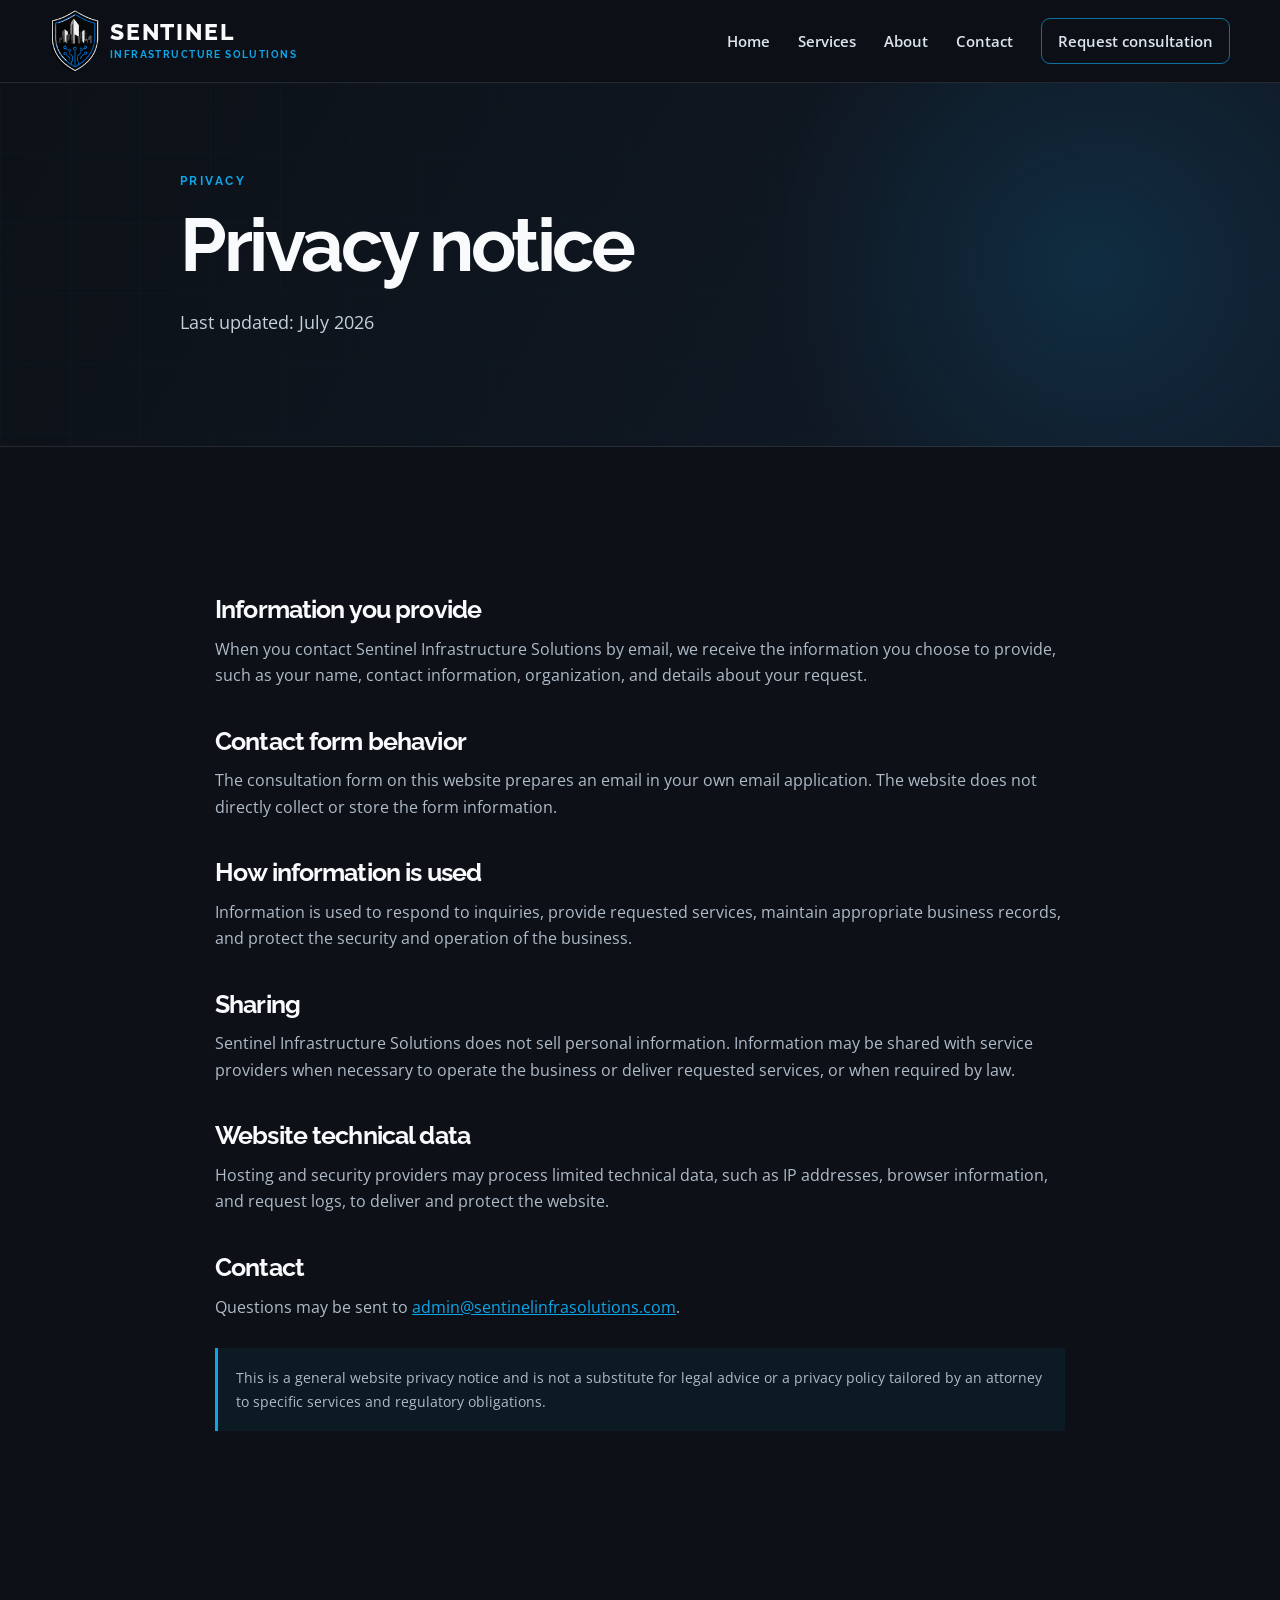
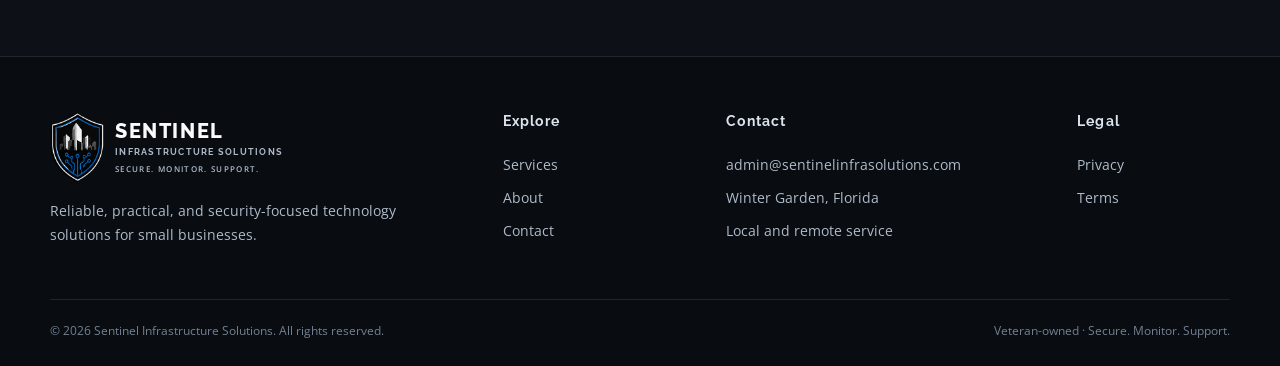
<file: privacy.html>
<!doctype html>
<html lang="en">
<head>
  <meta charset="utf-8">
  <meta name="viewport" content="width=device-width, initial-scale=1">
  <title>Privacy Notice | Sentinel Infrastructure Solutions</title>
  <meta name="description" content="Privacy information for the Sentinel Infrastructure Solutions website.">
  <link rel="canonical" href="https://sentinelinfrasolutions.com/privacy.html">
  <meta name="theme-color" content="#0D1117">
  <meta property="og:title" content="Privacy Notice | Sentinel Infrastructure Solutions">
  <meta property="og:description" content="Privacy information for the Sentinel Infrastructure Solutions website.">
  <meta property="og:type" content="website">
  <meta property="og:url" content="https://sentinelinfrasolutions.com/privacy.html">
  <meta property="og:image" content="https://sentinelinfrasolutions.com/sentinel-social-master-v5.png">
  <meta name="twitter:card" content="summary_large_image">
  <link rel="icon" href="sentinel-favicon-v7-32.png" type="image/png">
  <link rel="apple-touch-icon" href="sentinel-favicon-v7-180.png">
  <link rel="manifest" href="site.webmanifest">
  <link rel="preconnect" href="https://fonts.googleapis.com">
  <link rel="preconnect" href="https://fonts.gstatic.com" crossorigin>
  <link href="https://fonts.googleapis.com/css2?family=Open+Sans:wght@400;500;600;700&family=Raleway:wght@600;700;800&display=swap" rel="stylesheet">
  <link rel="stylesheet" href="styles-v12.css">
  <script src="script.js" defer></script>
</head>
<body class="inner-page legal-page">
<a class="skip-link" href="#main">Skip to content</a>

<header class="site-header">
  <div class="container nav-wrap">
    <a class="brand-image" href="index.html" aria-label="Sentinel Infrastructure Solutions home">
      <span class="live-brand">
      <img src="sentinel-shield-transparent-v7.png" alt="">
      <span class="brand-words">
        <strong>SENTINEL</strong>
        <span class="brand-subline">INFRASTRUCTURE SOLUTIONS</span>
        
      </span>
    </span>
    </a>
    <button class="menu-toggle" aria-expanded="false" aria-controls="primary-nav">
      <span class="sr-only">Open navigation</span><span></span><span></span><span></span>
    </button>
    <nav id="primary-nav" class="primary-nav" aria-label="Primary navigation">
      <a href="index.html">Home</a><a href="services.html">Services</a><a href="about.html">About</a><a href="contact.html">Contact</a>
      <a href="https://outlook.office.com/book/SentinelInfrastructureSolutions2@sentinelinfrasolutions.com/?ismsaljsauthenabled" class="nav-cta" target="_blank" rel="noopener noreferrer" aria-label="Request a consultation through Microsoft Bookings (opens in a new tab)">Request consultation</a>
    </nav>
  </div>
</header>

<main id="main">
  <section class="page-hero compact"><div class="container narrow"><p class="eyebrow">PRIVACY</p><h1>Privacy notice</h1><p>Last updated: July 2026</p></div></section>
  <section class="section"><div class="container legal-content">
    <h2>Information you provide</h2>
    <p>When you contact Sentinel Infrastructure Solutions by email, we receive the information you choose to provide, such as your name, contact information, organization, and details about your request.</p>
    <h2>Contact form behavior</h2>
    <p>The consultation form on this website prepares an email in your own email application. The website does not directly collect or store the form information.</p>
    <h2>How information is used</h2>
    <p>Information is used to respond to inquiries, provide requested services, maintain appropriate business records, and protect the security and operation of the business.</p>
    <h2>Sharing</h2>
    <p>Sentinel Infrastructure Solutions does not sell personal information. Information may be shared with service providers when necessary to operate the business or deliver requested services, or when required by law.</p>
    <h2>Website technical data</h2>
    <p>Hosting and security providers may process limited technical data, such as IP addresses, browser information, and request logs, to deliver and protect the website.</p>
    <h2>Contact</h2>
    <p>Questions may be sent to <a href="mailto:admin@sentinelinfrasolutions.com">admin@sentinelinfrasolutions.com</a>.</p>
    <p class="scope-note">This is a general website privacy notice and is not a substitute for legal advice or a privacy policy tailored by an attorney to specific services and regulatory obligations.</p>
  </div></section>
</main>

<footer class="site-footer">
  <div class="container footer-main">
    <div>
      <span class="live-brand footer-live-brand">
      <img src="sentinel-shield-transparent-v7.png" alt="">
      <span class="brand-words">
        <strong>SENTINEL</strong>
        <span class="brand-subline">INFRASTRUCTURE SOLUTIONS</span>
        <span class="brand-tagline">SECURE. MONITOR. SUPPORT.</span>
      </span>
    </span>
      <p>Reliable, practical, and security-focused technology solutions for small businesses.</p>
    </div>
    <div>
      <h3>Explore</h3>
      <a href="services.html">Services</a>
      <a href="about.html">About</a>
      <a href="contact.html">Contact</a>
    </div>
    <div>
      <h3>Contact</h3>
      <a href="mailto:admin@sentinelinfrasolutions.com">admin@sentinelinfrasolutions.com</a>
      <span>Winter Garden, Florida</span>
      <span>Local and remote service</span>
    </div>
    <div>
      <h3>Legal</h3>
      <a href="privacy.html">Privacy</a>
      <a href="terms.html">Terms</a>
    </div>
  </div>
  <div class="container footer-bottom">
    <span>© <span id="year"></span> Sentinel Infrastructure Solutions. All rights reserved.</span>
    <span>Veteran-owned · Secure. Monitor. Support.</span>
  </div>
</footer>
</body>
</html>
</file>
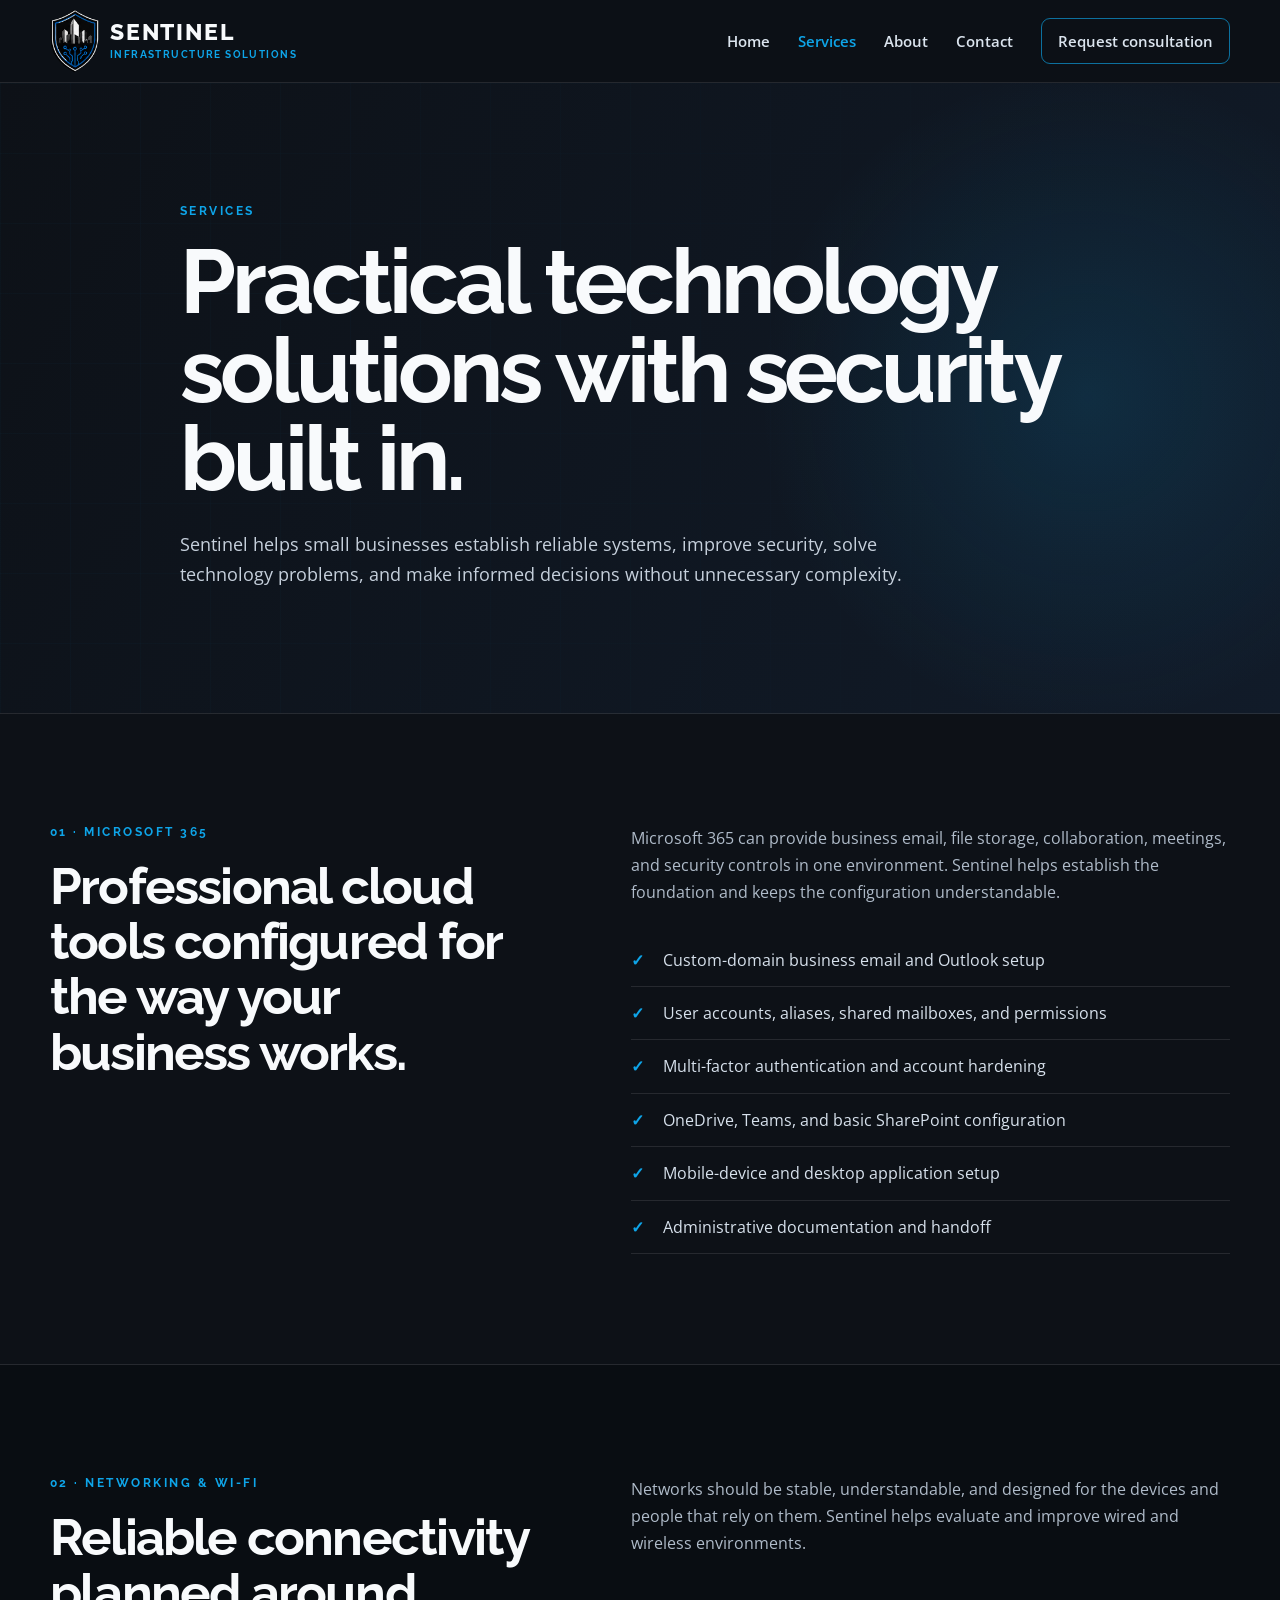
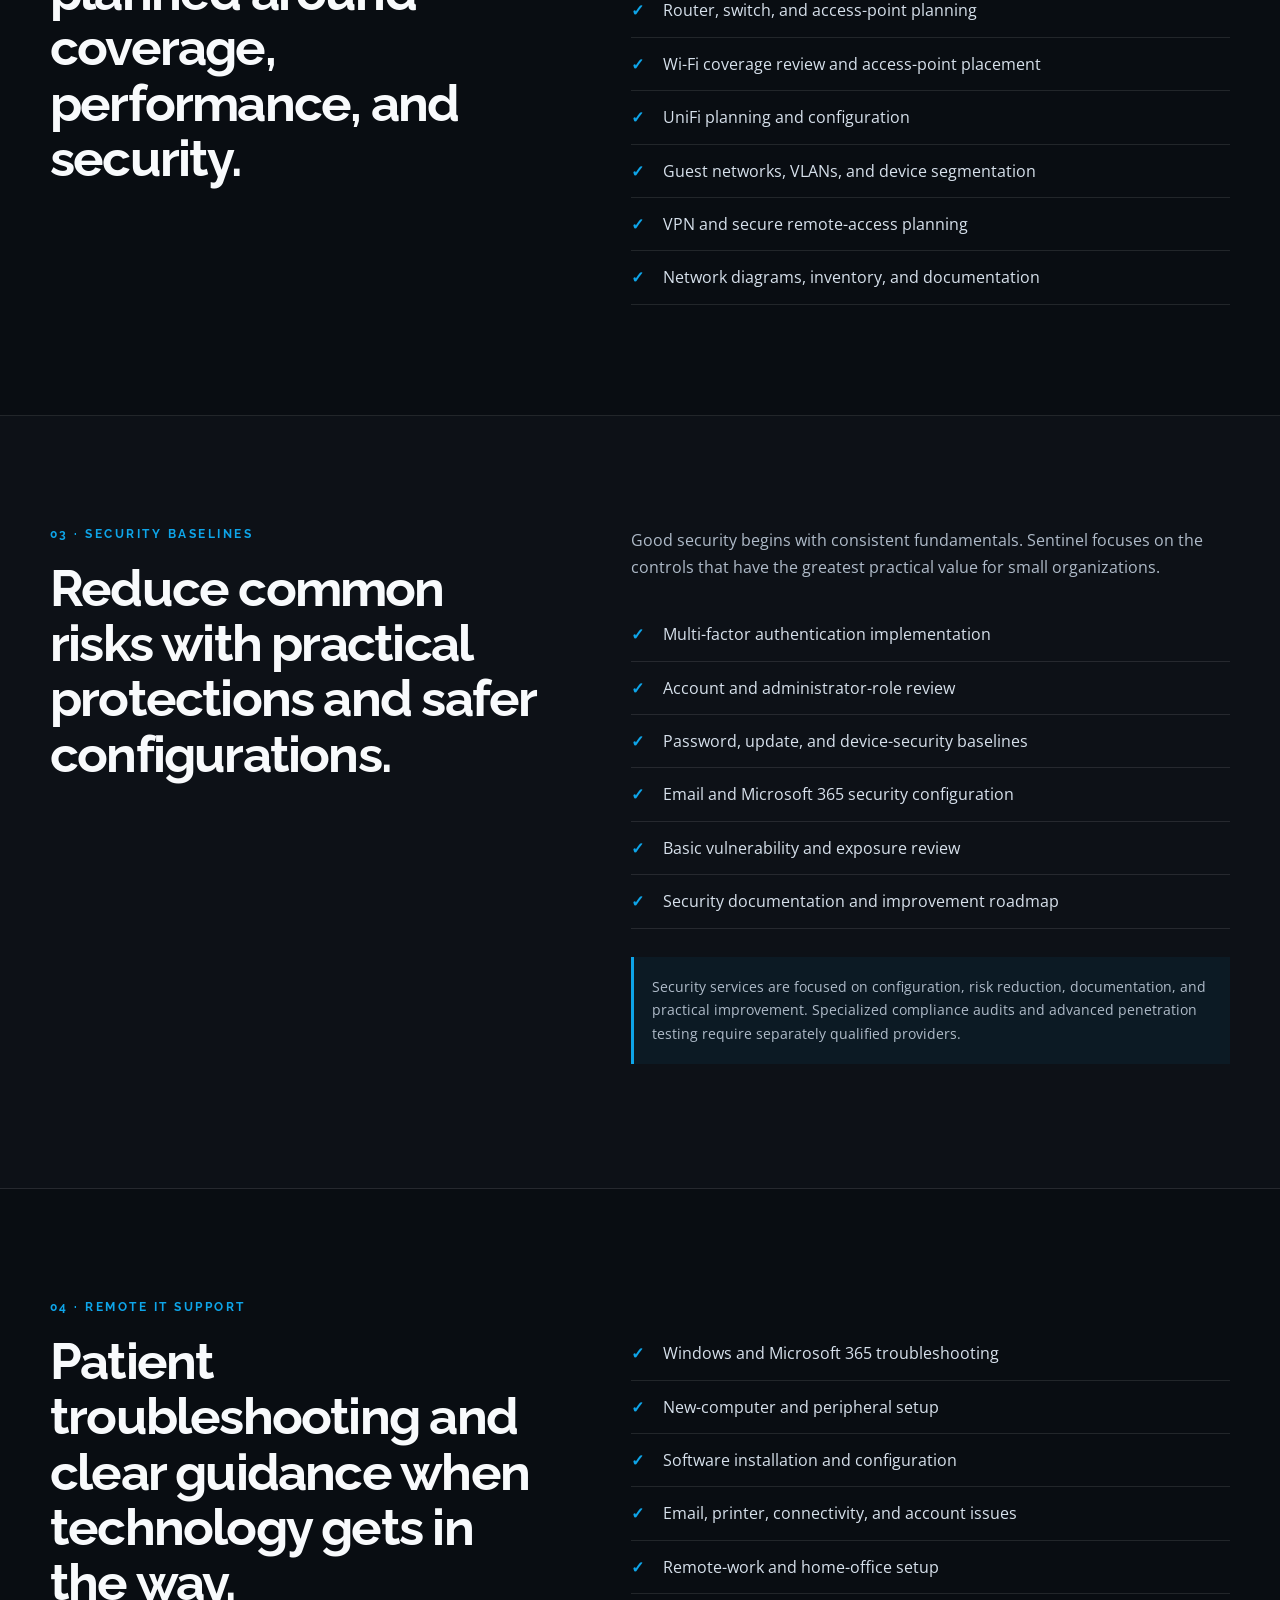
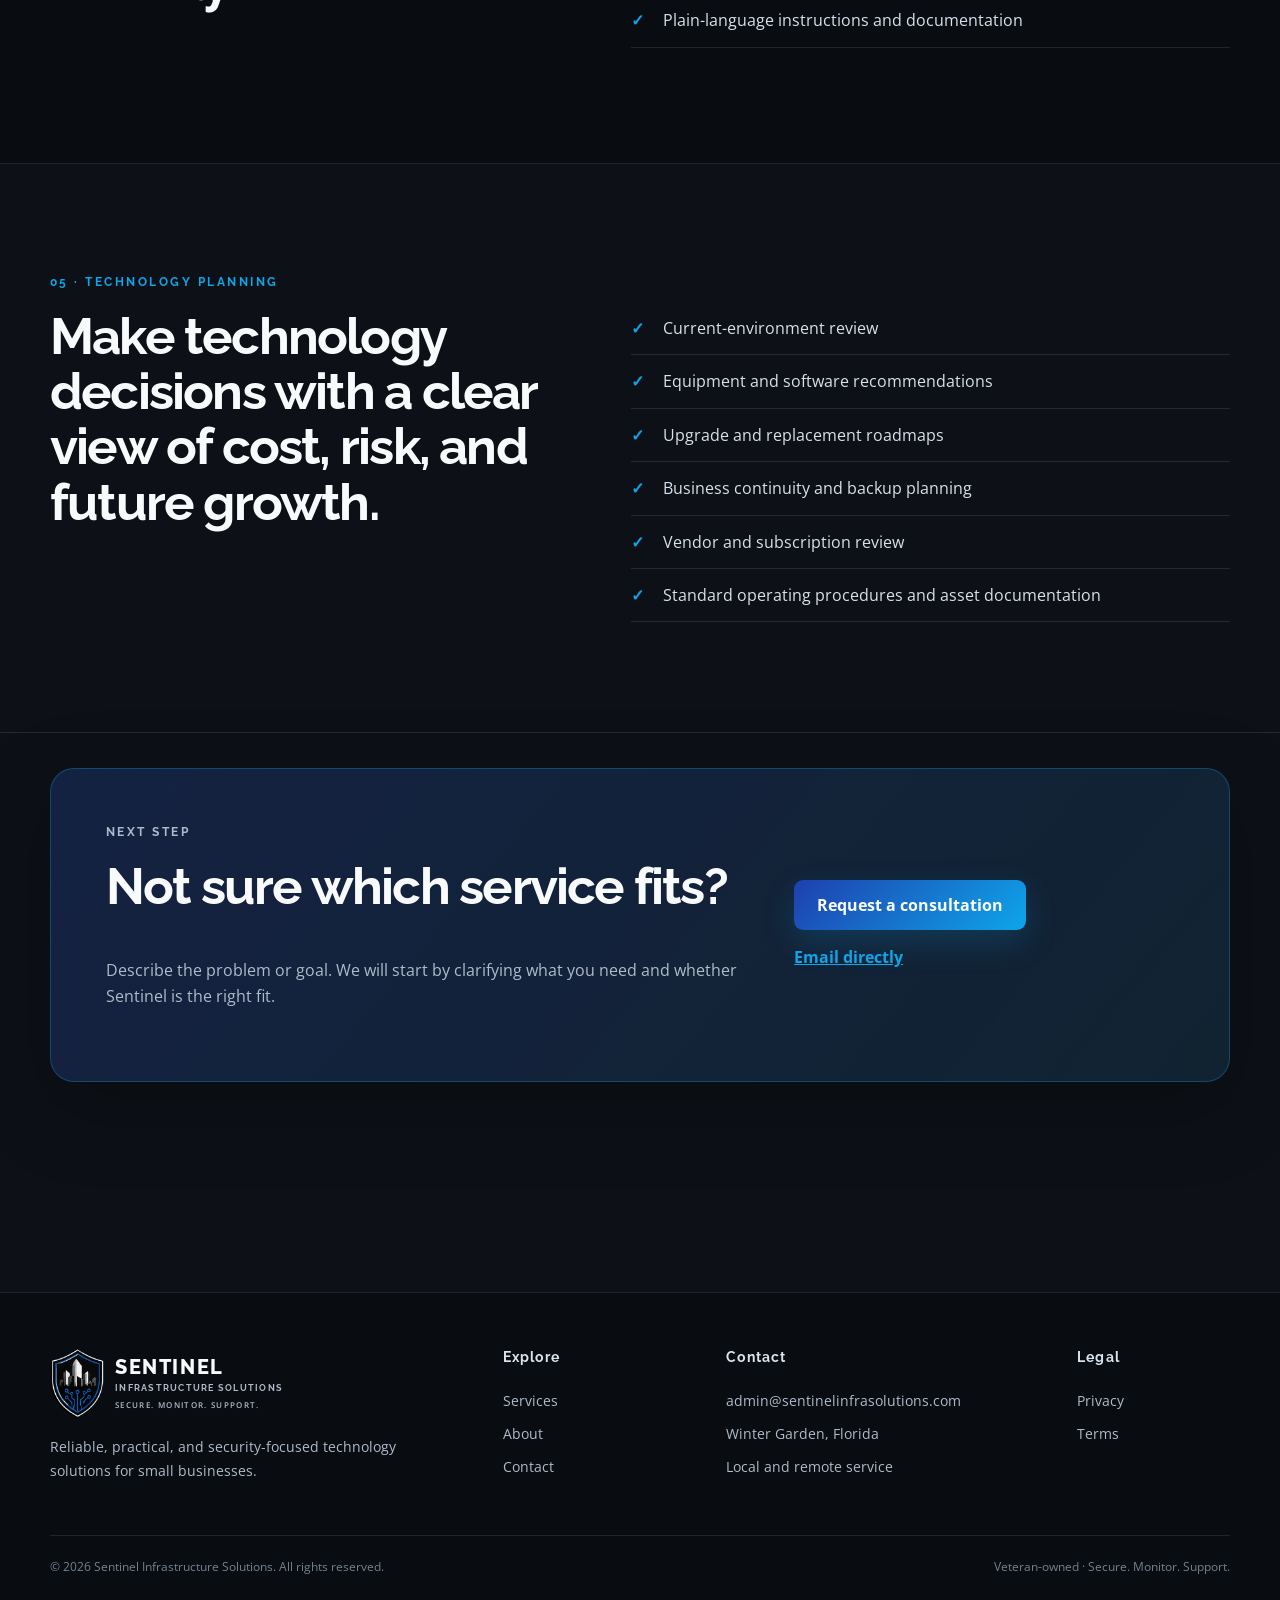
<file: services.html>
<!doctype html>
<html lang="en">
<head>
  <meta charset="utf-8">
  <meta name="viewport" content="width=device-width, initial-scale=1">
  <title>IT Services | Sentinel Infrastructure Solutions</title>
  <meta name="description" content="Microsoft 365, networking, Wi-Fi, cybersecurity baselines, remote IT support, and technology planning for small businesses.">
  <link rel="canonical" href="https://sentinelinfrasolutions.com/services.html">
  <meta name="theme-color" content="#0D1117">
  <meta property="og:title" content="IT Services | Sentinel Infrastructure Solutions">
  <meta property="og:description" content="Microsoft 365, networking, Wi-Fi, cybersecurity baselines, remote IT support, and technology planning for small businesses.">
  <meta property="og:type" content="website">
  <meta property="og:url" content="https://sentinelinfrasolutions.com/services.html">
  <meta property="og:image" content="https://sentinelinfrasolutions.com/sentinel-social-master-v5.png">
  <meta name="twitter:card" content="summary_large_image">
  <link rel="icon" href="sentinel-favicon-v7-32.png" type="image/png">
  <link rel="apple-touch-icon" href="sentinel-favicon-v7-180.png">
  <link rel="manifest" href="site.webmanifest">
  <link rel="preconnect" href="https://fonts.googleapis.com">
  <link rel="preconnect" href="https://fonts.gstatic.com" crossorigin>
  <link href="https://fonts.googleapis.com/css2?family=Open+Sans:wght@400;500;600;700&family=Raleway:wght@600;700;800&display=swap" rel="stylesheet">
  <link rel="stylesheet" href="styles-v12.css">
  <script src="script.js" defer></script>
</head>
<body class="inner-page">
<a class="skip-link" href="#main">Skip to content</a>

<header class="site-header">
  <div class="container nav-wrap">
    <a class="brand-image" href="index.html" aria-label="Sentinel Infrastructure Solutions home">
      <span class="live-brand">
      <img src="sentinel-shield-transparent-v7.png" alt="">
      <span class="brand-words">
        <strong>SENTINEL</strong>
        <span class="brand-subline">INFRASTRUCTURE SOLUTIONS</span>
        
      </span>
    </span>
    </a>
    <button class="menu-toggle" aria-expanded="false" aria-controls="primary-nav">
      <span class="sr-only">Open navigation</span><span></span><span></span><span></span>
    </button>
    <nav id="primary-nav" class="primary-nav" aria-label="Primary navigation">
      <a href="index.html">Home</a><a href="services.html" class="active">Services</a><a href="about.html">About</a><a href="contact.html">Contact</a>
      <a href="https://outlook.office.com/book/SentinelInfrastructureSolutions2@sentinelinfrasolutions.com/?ismsaljsauthenabled" class="nav-cta" target="_blank" rel="noopener noreferrer" aria-label="Request a consultation through Microsoft Bookings (opens in a new tab)">Request consultation</a>
    </nav>
  </div>
</header>

<main id="main">
  <section class="page-hero">
    <div class="container narrow">
      <p class="eyebrow">SERVICES</p>
      <h1>Practical technology solutions with security built in.</h1>
      <p>Sentinel helps small businesses establish reliable systems, improve security, solve technology problems, and make informed decisions without unnecessary complexity.</p>
    </div>
  </section>

  <section class="section service-detail" id="microsoft-365">
    <div class="container detail-grid">
      <div><p class="eyebrow">01 · MICROSOFT 365</p><h2>Professional cloud tools configured for the way your business works.</h2></div>
      <div>
        <p>Microsoft 365 can provide business email, file storage, collaboration, meetings, and security controls in one environment. Sentinel helps establish the foundation and keeps the configuration understandable.</p>
        <ul class="check-list">
          <li>Custom-domain business email and Outlook setup</li>
          <li>User accounts, aliases, shared mailboxes, and permissions</li>
          <li>Multi-factor authentication and account hardening</li>
          <li>OneDrive, Teams, and basic SharePoint configuration</li>
          <li>Mobile-device and desktop application setup</li>
          <li>Administrative documentation and handoff</li>
        </ul>
      </div>
    </div>
  </section>

  <section class="section service-detail alt" id="networking">
    <div class="container detail-grid">
      <div><p class="eyebrow">02 · NETWORKING &amp; WI-FI</p><h2>Reliable connectivity planned around coverage, performance, and security.</h2></div>
      <div>
        <p>Networks should be stable, understandable, and designed for the devices and people that rely on them. Sentinel helps evaluate and improve wired and wireless environments.</p>
        <ul class="check-list">
          <li>Router, switch, and access-point planning</li>
          <li>Wi-Fi coverage review and access-point placement</li>
          <li>UniFi planning and configuration</li>
          <li>Guest networks, VLANs, and device segmentation</li>
          <li>VPN and secure remote-access planning</li>
          <li>Network diagrams, inventory, and documentation</li>
        </ul>
      </div>
    </div>
  </section>

  <section class="section service-detail" id="cybersecurity">
    <div class="container detail-grid">
      <div><p class="eyebrow">03 · SECURITY BASELINES</p><h2>Reduce common risks with practical protections and safer configurations.</h2></div>
      <div>
        <p>Good security begins with consistent fundamentals. Sentinel focuses on the controls that have the greatest practical value for small organizations.</p>
        <ul class="check-list">
          <li>Multi-factor authentication implementation</li>
          <li>Account and administrator-role review</li>
          <li>Password, update, and device-security baselines</li>
          <li>Email and Microsoft 365 security configuration</li>
          <li>Basic vulnerability and exposure review</li>
          <li>Security documentation and improvement roadmap</li>
        </ul>
        <p class="scope-note">Security services are focused on configuration, risk reduction, documentation, and practical improvement. Specialized compliance audits and advanced penetration testing require separately qualified providers.</p>
      </div>
    </div>
  </section>

  <section class="section service-detail alt" id="support">
    <div class="container detail-grid">
      <div><p class="eyebrow">04 · REMOTE IT SUPPORT</p><h2>Patient troubleshooting and clear guidance when technology gets in the way.</h2></div>
      <div>
        <ul class="check-list">
          <li>Windows and Microsoft 365 troubleshooting</li>
          <li>New-computer and peripheral setup</li>
          <li>Software installation and configuration</li>
          <li>Email, printer, connectivity, and account issues</li>
          <li>Remote-work and home-office setup</li>
          <li>Plain-language instructions and documentation</li>
        </ul>
      </div>
    </div>
  </section>

  <section class="section service-detail" id="planning">
    <div class="container detail-grid">
      <div><p class="eyebrow">05 · TECHNOLOGY PLANNING</p><h2>Make technology decisions with a clear view of cost, risk, and future growth.</h2></div>
      <div>
        <ul class="check-list">
          <li>Current-environment review</li>
          <li>Equipment and software recommendations</li>
          <li>Upgrade and replacement roadmaps</li>
          <li>Business continuity and backup planning</li>
          <li>Vendor and subscription review</li>
          <li>Standard operating procedures and asset documentation</li>
        </ul>
      </div>
    </div>
  </section>

  <section class="section contact-section">
    <div class="container contact-card">
      <div><p class="eyebrow">NEXT STEP</p><h2>Not sure which service fits?</h2><p>Describe the problem or goal. We will start by clarifying what you need and whether Sentinel is the right fit.</p></div>
      <div class="contact-actions"><a class="button primary" href="https://outlook.office.com/book/SentinelInfrastructureSolutions2@sentinelinfrasolutions.com/?ismsaljsauthenabled" target="_blank" rel="noopener noreferrer" aria-label="Request a consultation through Microsoft Bookings (opens in a new tab)">Request a consultation</a><a class="email-link" href="mailto:admin@sentinelinfrasolutions.com">Email directly</a></div>
    </div>
  </section>
</main>

<footer class="site-footer">
  <div class="container footer-main">
    <div>
      <span class="live-brand footer-live-brand">
      <img src="sentinel-shield-transparent-v7.png" alt="">
      <span class="brand-words">
        <strong>SENTINEL</strong>
        <span class="brand-subline">INFRASTRUCTURE SOLUTIONS</span>
        <span class="brand-tagline">SECURE. MONITOR. SUPPORT.</span>
      </span>
    </span>
      <p>Reliable, practical, and security-focused technology solutions for small businesses.</p>
    </div>
    <div>
      <h3>Explore</h3>
      <a href="services.html">Services</a>
      <a href="about.html">About</a>
      <a href="contact.html">Contact</a>
    </div>
    <div>
      <h3>Contact</h3>
      <a href="mailto:admin@sentinelinfrasolutions.com">admin@sentinelinfrasolutions.com</a>
      <span>Winter Garden, Florida</span>
      <span>Local and remote service</span>
    </div>
    <div>
      <h3>Legal</h3>
      <a href="privacy.html">Privacy</a>
      <a href="terms.html">Terms</a>
    </div>
  </div>
  <div class="container footer-bottom">
    <span>© <span id="year"></span> Sentinel Infrastructure Solutions. All rights reserved.</span>
    <span>Veteran-owned · Secure. Monitor. Support.</span>
  </div>
</footer>
</body>
</html>
</file>
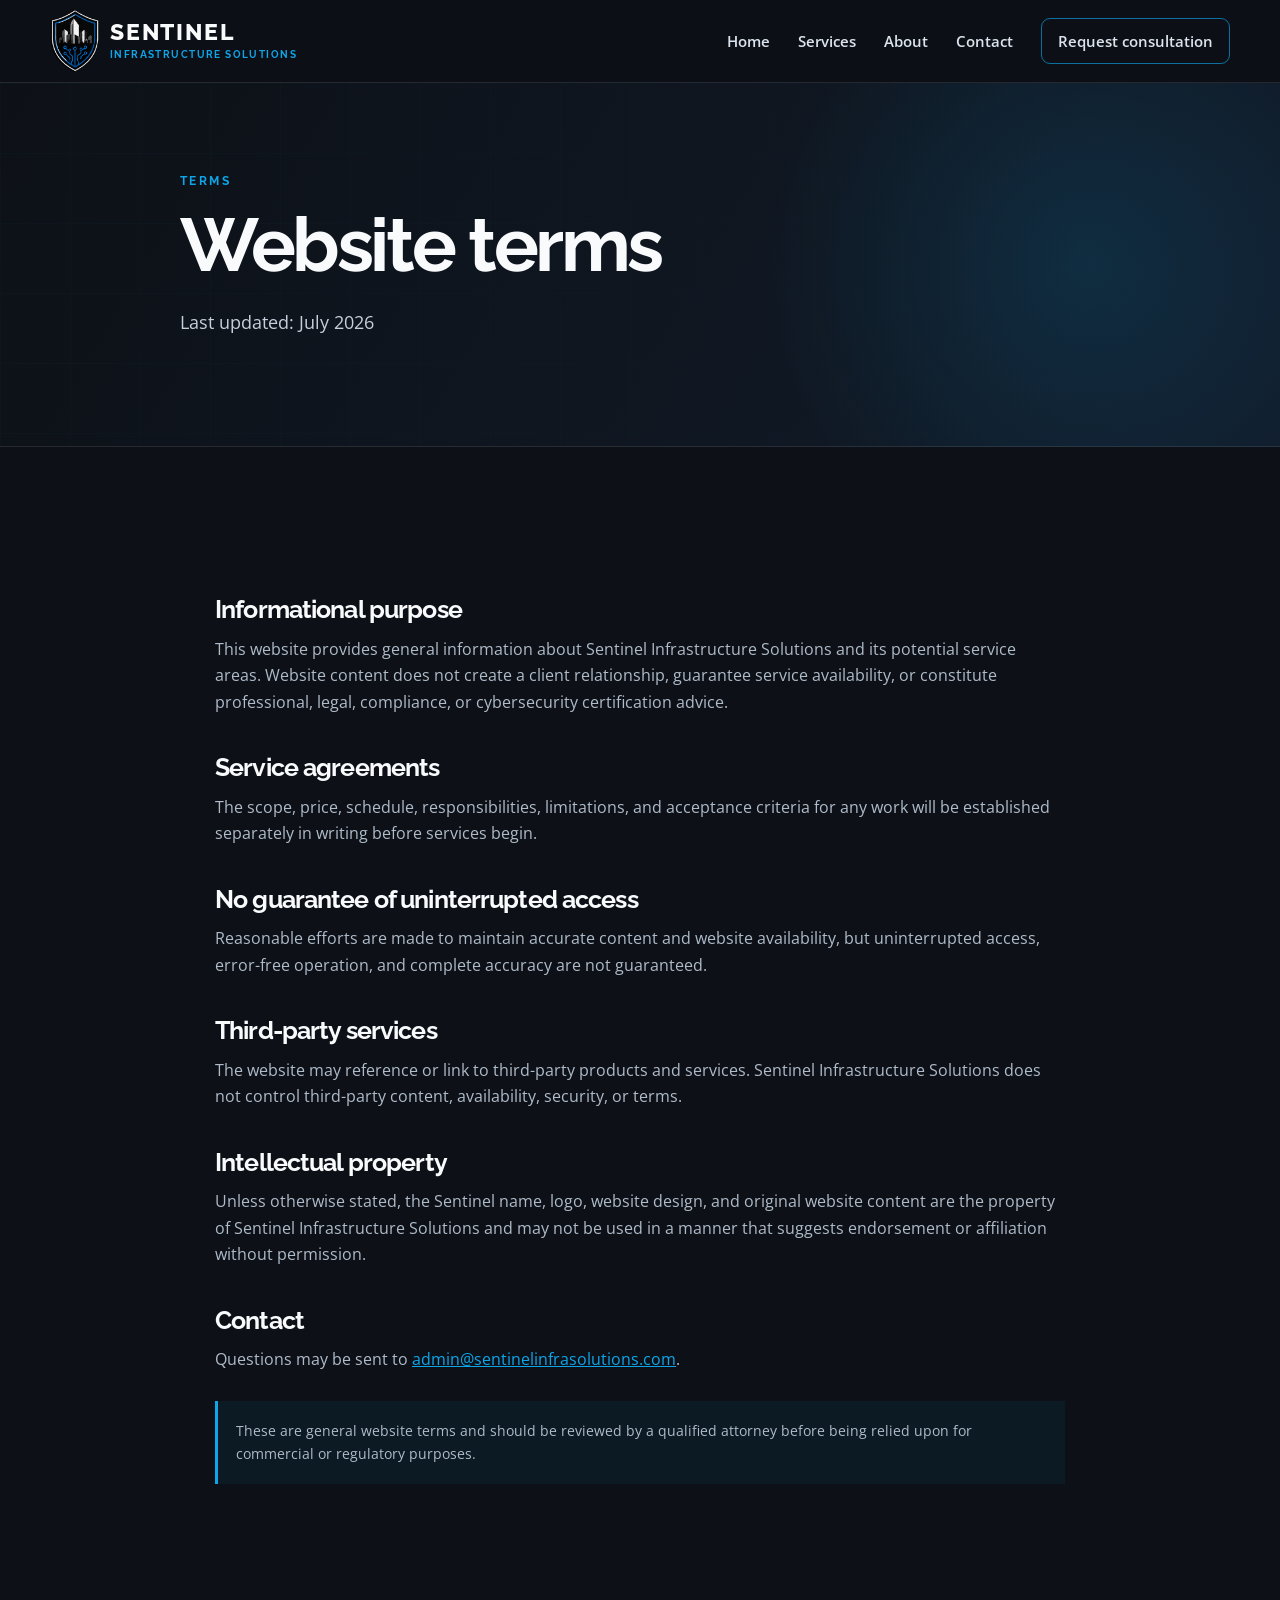
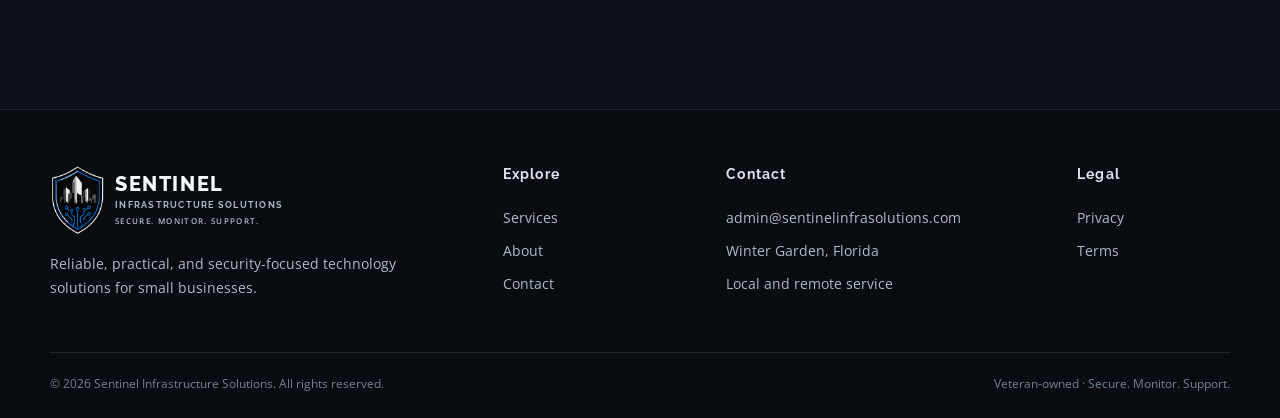
<file: terms.html>
<!doctype html>
<html lang="en">
<head>
  <meta charset="utf-8">
  <meta name="viewport" content="width=device-width, initial-scale=1">
  <title>Website Terms | Sentinel Infrastructure Solutions</title>
  <meta name="description" content="General website terms for Sentinel Infrastructure Solutions.">
  <link rel="canonical" href="https://sentinelinfrasolutions.com/terms.html">
  <meta name="theme-color" content="#0D1117">
  <meta property="og:title" content="Website Terms | Sentinel Infrastructure Solutions">
  <meta property="og:description" content="General website terms for Sentinel Infrastructure Solutions.">
  <meta property="og:type" content="website">
  <meta property="og:url" content="https://sentinelinfrasolutions.com/terms.html">
  <meta property="og:image" content="https://sentinelinfrasolutions.com/sentinel-social-master-v5.png">
  <meta name="twitter:card" content="summary_large_image">
  <link rel="icon" href="sentinel-favicon-v7-32.png" type="image/png">
  <link rel="apple-touch-icon" href="sentinel-favicon-v7-180.png">
  <link rel="manifest" href="site.webmanifest">
  <link rel="preconnect" href="https://fonts.googleapis.com">
  <link rel="preconnect" href="https://fonts.gstatic.com" crossorigin>
  <link href="https://fonts.googleapis.com/css2?family=Open+Sans:wght@400;500;600;700&family=Raleway:wght@600;700;800&display=swap" rel="stylesheet">
  <link rel="stylesheet" href="styles-v12.css">
  <script src="script.js" defer></script>
</head>
<body class="inner-page legal-page">
<a class="skip-link" href="#main">Skip to content</a>

<header class="site-header">
  <div class="container nav-wrap">
    <a class="brand-image" href="index.html" aria-label="Sentinel Infrastructure Solutions home">
      <span class="live-brand">
      <img src="sentinel-shield-transparent-v7.png" alt="">
      <span class="brand-words">
        <strong>SENTINEL</strong>
        <span class="brand-subline">INFRASTRUCTURE SOLUTIONS</span>
        
      </span>
    </span>
    </a>
    <button class="menu-toggle" aria-expanded="false" aria-controls="primary-nav">
      <span class="sr-only">Open navigation</span><span></span><span></span><span></span>
    </button>
    <nav id="primary-nav" class="primary-nav" aria-label="Primary navigation">
      <a href="index.html">Home</a><a href="services.html">Services</a><a href="about.html">About</a><a href="contact.html">Contact</a>
      <a href="https://outlook.office.com/book/SentinelInfrastructureSolutions2@sentinelinfrasolutions.com/?ismsaljsauthenabled" class="nav-cta" target="_blank" rel="noopener noreferrer" aria-label="Request a consultation through Microsoft Bookings (opens in a new tab)">Request consultation</a>
    </nav>
  </div>
</header>

<main id="main">
  <section class="page-hero compact"><div class="container narrow"><p class="eyebrow">TERMS</p><h1>Website terms</h1><p>Last updated: July 2026</p></div></section>
  <section class="section"><div class="container legal-content">
    <h2>Informational purpose</h2>
    <p>This website provides general information about Sentinel Infrastructure Solutions and its potential service areas. Website content does not create a client relationship, guarantee service availability, or constitute professional, legal, compliance, or cybersecurity certification advice.</p>
    <h2>Service agreements</h2>
    <p>The scope, price, schedule, responsibilities, limitations, and acceptance criteria for any work will be established separately in writing before services begin.</p>
    <h2>No guarantee of uninterrupted access</h2>
    <p>Reasonable efforts are made to maintain accurate content and website availability, but uninterrupted access, error-free operation, and complete accuracy are not guaranteed.</p>
    <h2>Third-party services</h2>
    <p>The website may reference or link to third-party products and services. Sentinel Infrastructure Solutions does not control third-party content, availability, security, or terms.</p>
    <h2>Intellectual property</h2>
    <p>Unless otherwise stated, the Sentinel name, logo, website design, and original website content are the property of Sentinel Infrastructure Solutions and may not be used in a manner that suggests endorsement or affiliation without permission.</p>
    <h2>Contact</h2>
    <p>Questions may be sent to <a href="mailto:admin@sentinelinfrasolutions.com">admin@sentinelinfrasolutions.com</a>.</p>
    <p class="scope-note">These are general website terms and should be reviewed by a qualified attorney before being relied upon for commercial or regulatory purposes.</p>
  </div></section>
</main>

<footer class="site-footer">
  <div class="container footer-main">
    <div>
      <span class="live-brand footer-live-brand">
      <img src="sentinel-shield-transparent-v7.png" alt="">
      <span class="brand-words">
        <strong>SENTINEL</strong>
        <span class="brand-subline">INFRASTRUCTURE SOLUTIONS</span>
        <span class="brand-tagline">SECURE. MONITOR. SUPPORT.</span>
      </span>
    </span>
      <p>Reliable, practical, and security-focused technology solutions for small businesses.</p>
    </div>
    <div>
      <h3>Explore</h3>
      <a href="services.html">Services</a>
      <a href="about.html">About</a>
      <a href="contact.html">Contact</a>
    </div>
    <div>
      <h3>Contact</h3>
      <a href="mailto:admin@sentinelinfrasolutions.com">admin@sentinelinfrasolutions.com</a>
      <span>Winter Garden, Florida</span>
      <span>Local and remote service</span>
    </div>
    <div>
      <h3>Legal</h3>
      <a href="privacy.html">Privacy</a>
      <a href="terms.html">Terms</a>
    </div>
  </div>
  <div class="container footer-bottom">
    <span>© <span id="year"></span> Sentinel Infrastructure Solutions. All rights reserved.</span>
    <span>Veteran-owned · Secure. Monitor. Support.</span>
  </div>
</footer>
</body>
</html>
</file>
<file: styles-v12.css>
:root {
  --bg:#0D1117;
  --bg-soft:#111823;
  --panel:#141C27;
  --panel-2:#1A1F26;
  --text:#F8FAFC;
  --muted:#AFBBC9;
  --blue:#1E40AF;
  --bright:#0EA5E9;
  --green:#34D399;
  --line:rgba(255,255,255,.10);
  --shadow:0 24px 80px rgba(0,0,0,.28);
  --max:1180px;
  --radius:18px;
}
*{box-sizing:border-box}
html{scroll-behavior:smooth}
body{margin:0;background:var(--bg);color:var(--text);font-family:"Open Sans",Arial,sans-serif;line-height:1.65}
a{color:inherit}
img{max-width:100%;display:block}
button,input,select,textarea{font:inherit}
.container{width:min(calc(100% - 40px),var(--max));margin-inline:auto}
.narrow{max-width:920px}
.sr-only{position:absolute;width:1px;height:1px;padding:0;margin:-1px;overflow:hidden;clip:rect(0,0,0,0);white-space:nowrap;border:0}
.skip-link{position:fixed;left:12px;top:-60px;z-index:1000;background:#fff;color:#000;padding:10px 14px}
.skip-link:focus{top:12px}
.eyebrow{margin:0 0 18px;color:var(--bright);font:700 .78rem/1.35 "Raleway",sans-serif;letter-spacing:.2em}
h1,h2,h3{font-family:"Raleway",sans-serif;margin-top:0}
h1{font-size:clamp(3rem,6vw,5.8rem);line-height:.99;letter-spacing:-.045em}
h2{font-size:clamp(2.1rem,4vw,3.65rem);line-height:1.08;letter-spacing:-.035em}
h3{line-height:1.25}
p{margin-top:0}
.button{display:inline-flex;justify-content:center;align-items:center;min-height:50px;padding:0 23px;border:0;border-radius:9px;text-decoration:none;font-weight:700;cursor:pointer;transition:.2s ease}
.button.primary{color:#fff;background:linear-gradient(135deg,var(--blue),var(--bright));box-shadow:0 12px 32px rgba(14,165,233,.18)}
.button.primary:hover{transform:translateY(-2px);box-shadow:0 15px 38px rgba(14,165,233,.28)}
.button.secondary{border:1px solid var(--line);background:rgba(255,255,255,.035)}
.button.secondary:hover{border-color:var(--bright)}
.text-link,.service-card>a{display:inline-flex;gap:10px;align-items:center;color:var(--bright);text-decoration:none;font-weight:700}

.site-header{position:sticky;top:0;z-index:100;background:rgba(13,17,23,.90);backdrop-filter:blur(16px);border-bottom:1px solid var(--line)}
.nav-wrap{min-height:82px;display:flex;align-items:center;justify-content:space-between;gap:28px}
.brand-image{display:block;text-decoration:none;flex:0 0 auto}

.live-brand{display:flex;align-items:center;gap:11px;line-height:1}
.live-brand>img{width:49px;height:auto;display:block;flex:0 0 auto}
.brand-words{display:flex;flex-direction:column;align-items:flex-start}
.brand-words strong{font-family:"Raleway",sans-serif;font-size:1.42rem;line-height:.95;letter-spacing:.08em;color:#F8FAFC;font-weight:800}
.brand-subline{margin-top:7px;font-family:"Raleway",sans-serif;font-size:.61rem;line-height:1;letter-spacing:.145em;color:#0EA5E9;font-weight:700;white-space:nowrap}
.brand-tagline{margin-top:9px;font-family:"Open Sans",sans-serif;font-size:.52rem;line-height:1;letter-spacing:.18em;color:#F8FAFC;font-weight:600;white-space:nowrap}
.footer-live-brand{margin-bottom:16px}
.footer-live-brand>img{width:54px}
.footer-live-brand .brand-words strong{font-size:1.26rem}
.footer-live-brand .brand-subline{font-size:.54rem}
.footer-live-brand .brand-tagline{font-size:.47rem}

.primary-nav{display:flex;align-items:center;gap:28px}
.primary-nav a{text-decoration:none;color:#DCE5EF;font-weight:600;font-size:.92rem}
.primary-nav a:hover,.primary-nav a.active{color:var(--bright)}
.primary-nav .nav-cta{border:1px solid rgba(14,165,233,.65);padding:10px 16px;border-radius:9px}
.menu-toggle{display:none;background:none;border:0;padding:9px}
.menu-toggle span:not(.sr-only){display:block;width:24px;height:2px;background:#fff;margin:5px}

.hero{position:relative;min-height:720px;overflow:hidden;display:grid;align-items:center;border-bottom:1px solid var(--line)}
.hero::before{content:"";position:absolute;inset:0;background:radial-gradient(circle at 76% 42%,rgba(14,165,233,.17),transparent 27%),radial-gradient(circle at 10% 20%,rgba(30,64,175,.18),transparent 30%),linear-gradient(120deg,#0D1117 35%,#101A27 100%)}
.hero-grid{position:absolute;inset:0;opacity:.18;background-image:linear-gradient(rgba(14,165,233,.18) 1px,transparent 1px),linear-gradient(90deg,rgba(14,165,233,.18) 1px,transparent 1px);background-size:70px 70px;mask-image:linear-gradient(to right,transparent,#000 50%,transparent)}
.hero-layout{position:relative;display:grid;grid-template-columns:minmax(0,1.08fr) minmax(440px,.92fr);gap:46px;align-items:center;padding-block:84px}
.hero-copy{position:relative;z-index:3;min-width:0}
.hero h1{margin-bottom:28px}
.hero h1 span{color:var(--bright)}
.hero-lead{max-width:730px;font-size:1.18rem;color:#C6D0DC}
.hero-actions{display:flex;flex-wrap:wrap;gap:14px;margin-top:34px}
.trust-row{display:flex;flex-wrap:wrap;gap:22px;margin-top:36px;color:#B4C0CE;font-size:.88rem}
.trust-row span::before{content:"✓";color:var(--bright);margin-right:8px;font-weight:700}
.hero-visual{position:relative;display:grid;place-items:center;min-height:540px;overflow:visible;margin-right:0;z-index:1;min-width:0}
.hero-illustration{isolation:isolate;pointer-events:none}
.hero-illustration-glow{
  position:absolute;
  z-index:-1;
  width:92%;
  aspect-ratio:1;
  border-radius:50%;
  background:radial-gradient(circle,rgba(14,165,233,.23) 0,rgba(30,64,175,.11) 45%,transparent 74%);
  filter:blur(30px);
  animation:sentinelGlow 6s ease-in-out infinite;
  transform:none;
}
.hero-illustration>img{
  width:min(106%,730px);
  max-width:none;
  height:auto;
  display:block;
  border:0;
  border-radius:0;
  box-shadow:none;
  opacity:.99;
  transform:translateX(-10px);
  transform-origin:center;
  animation:sentinelFloat 8s ease-in-out infinite;
  -webkit-mask-image:radial-gradient(ellipse 78% 76% at 50% 52%,#000 46%,rgba(0,0,0,.98) 64%,transparent 100%);
  mask-image:radial-gradient(ellipse 78% 76% at 50% 52%,#000 46%,rgba(0,0,0,.98) 64%,transparent 100%);
}
.hero-illustration::after{
  content:"";
  position:absolute;
  inset:-4%;
  z-index:2;
  background:
    linear-gradient(90deg,rgba(13,17,23,.72) 0%,rgba(13,17,23,.22) 18%,transparent 36%),
    linear-gradient(180deg,rgba(13,17,23,.35) 0%,transparent 15%,transparent 82%,rgba(13,17,23,.38) 100%);
  pointer-events:none;
}
@keyframes sentinelFloat{
  0%,100%{transform:translateX(-10px) translateY(0) scale(1)}
  50%{transform:translateX(-10px) translateY(-6px) scale(1.004)}
}
  50%{transform:translateY(-6px) scale(1.004)}
}
  50%{transform:translateX(7%) translateY(-7px) scale(1.006)}
}
  50%{transform:translateY(-10px) scale(1.008)}
}
@keyframes sentinelGlow{
  0%,100%{opacity:.68;transform:scale(.96)}
  50%{opacity:1;transform:scale(1.04)}
}
@media(prefers-reduced-motion:reduce){
  .hero-illustration>img,.hero-illustration-glow{animation:none}
}

.statement{background:linear-gradient(90deg,#111823,#172333,#111823);border-bottom:1px solid var(--line)}
.statement-grid{min-height:112px;display:grid;grid-template-columns:repeat(3,1fr);align-items:center;text-align:center}
.statement p{margin:0;font:800 clamp(1.25rem,2.5vw,2rem) "Raleway",sans-serif;letter-spacing:.18em;color:#D8E2ED;border-right:1px solid var(--line)}
.statement p:last-child{border:0;color:var(--bright)}

.section{padding:110px 0}
.dark-panel{background:#090D12;border-block:1px solid var(--line)}
.section-heading{max-width:820px;margin-bottom:48px}
.section-heading>p:last-child{color:var(--muted);font-size:1.05rem}
.split-heading{max-width:none;display:grid;grid-template-columns:1.25fr .75fr;gap:80px;align-items:end}
.centered{text-align:center;margin-inline:auto}
.cards{display:grid;grid-template-columns:repeat(3,1fr);gap:18px}
.service-card{background:linear-gradient(145deg,rgba(255,255,255,.055),rgba(255,255,255,.018));border:1px solid var(--line);border-radius:var(--radius);padding:30px;min-height:305px;transition:.2s ease;display:flex;flex-direction:column}
.service-card:hover{transform:translateY(-4px);border-color:rgba(14,165,233,.45)}
.service-card .icon{display:grid;place-items:center;width:52px;height:52px;border-radius:12px;background:rgba(14,165,233,.10);border:1px solid rgba(14,165,233,.25);color:var(--bright);font:800 .72rem "Raleway";letter-spacing:.06em}
.service-card h3{margin:27px 0 12px;font-size:1.3rem}
.service-card p{margin:0 0 25px;color:var(--muted)}
.service-card>a{margin-top:auto}

.industry-grid{display:grid;grid-template-columns:repeat(3,1fr);border:1px solid var(--line);border-radius:var(--radius);overflow:hidden}
.industry-grid>div{padding:30px;border-right:1px solid var(--line);border-bottom:1px solid var(--line)}
.industry-grid>div:nth-child(3n){border-right:0}.industry-grid>div:nth-last-child(-n+3){border-bottom:0}
.industry-grid strong{font-family:"Raleway";font-size:1.08rem}
.industry-grid p{color:var(--muted);margin:9px 0 0}

.approach-layout{display:grid;grid-template-columns:1fr 1fr;gap:75px}
.large-copy{color:#BDC8D5;font-size:1.08rem;max-width:600px}
.principles{border-top:1px solid var(--line)}
.principles>div{display:grid;grid-template-columns:45px 145px 1fr;gap:15px;padding:23px 0;border-bottom:1px solid var(--line);align-items:start}
.principles span{color:var(--bright);font:700 .75rem "Raleway"}.principles strong{font-family:"Raleway"}.principles p{margin:0;color:var(--muted);font-size:.92rem}

.process-section{background:linear-gradient(180deg,var(--bg),#111823)}
.process-grid{display:grid;grid-template-columns:repeat(4,1fr);gap:18px}
.process-grid>div{border-top:2px solid var(--blue);padding:25px 0}
.process-grid span,.values-grid span{color:var(--bright);font:700 .75rem "Raleway";letter-spacing:.12em}
.process-grid h3{margin:18px 0 10px}.process-grid p{color:var(--muted)}

.about-preview,.story-grid{display:grid;grid-template-columns:.72fr 1.28fr;gap:80px;align-items:center}
.about-mark{min-height:360px;display:grid;place-items:center;border:1px solid var(--line);border-radius:var(--radius);background:radial-gradient(circle,rgba(14,165,233,.12),transparent 56%),#101720}
.about-mark.tall{min-height:480px}
.about-mark img{width:150px;height:auto;filter:none;image-rendering:auto}
.about-preview p:not(.eyebrow),.story-grid p:not(.eyebrow){color:var(--muted);font-size:1.03rem}

.faq-list{max-width:900px;margin-inline:auto;border-top:1px solid var(--line)}
.faq-list details{border-bottom:1px solid var(--line);padding:20px 0}
.faq-list summary{cursor:pointer;font-family:"Raleway";font-weight:700;font-size:1.06rem}
.faq-list p{color:var(--muted);margin:15px 0 0;max-width:790px}

.contact-section{padding-top:35px}
.contact-card{padding:55px;display:grid;grid-template-columns:1.25fr .75fr;gap:55px;align-items:center;border-radius:24px;border:1px solid rgba(14,165,233,.30);background:linear-gradient(130deg,rgba(30,64,175,.22),rgba(14,165,233,.07)),#111923;box-shadow:var(--shadow)}
.contact-card p{color:var(--muted)}
.contact-actions{display:flex;flex-direction:column;align-items:flex-start;gap:14px}
.email-link{color:var(--bright);font-weight:700;word-break:break-word}
.contact-actions span{color:var(--muted);font-size:.85rem}

.page-hero{padding:120px 0 105px;position:relative;overflow:hidden;border-bottom:1px solid var(--line);background:radial-gradient(circle at 85% 50%,rgba(14,165,233,.14),transparent 29%),linear-gradient(120deg,#0D1117,#111B29)}
.page-hero::after{content:"";position:absolute;inset:0;opacity:.15;background-image:linear-gradient(rgba(14,165,233,.18) 1px,transparent 1px),linear-gradient(90deg,rgba(14,165,233,.18) 1px,transparent 1px);background-size:70px 70px;mask-image:linear-gradient(to right,#000,transparent)}
.page-hero .container{position:relative;z-index:1}
.page-hero h1{font-size:clamp(3rem,7vw,5.7rem);margin-bottom:25px}
.page-hero p:last-child{font-size:1.15rem;color:#C6D0DC;max-width:790px}
.page-hero.compact{padding:90px 0}.page-hero.compact h1{font-size:clamp(2.8rem,6vw,4.7rem)}
.error-hero{min-height:62vh;display:flex;align-items:center}

.service-detail{border-bottom:1px solid var(--line)}
.service-detail.alt{background:#090D12}
.detail-grid{display:grid;grid-template-columns:.9fr 1.1fr;gap:90px}
.detail-grid>div:last-child>p{color:var(--muted);font-size:1.03rem}
.check-list{list-style:none;padding:0;margin:28px 0 0}
.check-list li{position:relative;padding:13px 0 13px 32px;border-bottom:1px solid var(--line);color:#D7E1EC}
.check-list li::before{content:"✓";position:absolute;left:0;color:var(--bright);font-weight:700}
.scope-note{margin-top:28px!important;padding:18px;border-left:3px solid var(--bright);background:rgba(14,165,233,.06);font-size:.9rem!important}

.mission-grid{display:grid;grid-template-columns:.9fr 1.1fr;gap:80px;align-items:center}
.mission-grid blockquote{margin:0;padding:35px;border-left:4px solid var(--bright);background:rgba(255,255,255,.035);font:600 clamp(1.35rem,2.8vw,2rem)/1.45 "Raleway";color:#DCE5EF}
.values-grid{display:grid;grid-template-columns:repeat(4,1fr);gap:18px}
.values-grid>div{padding:28px;border:1px solid var(--line);border-radius:var(--radius);background:rgba(255,255,255,.025)}
.values-grid h3{margin:18px 0 10px}.values-grid p{color:var(--muted)}
.experience-layout{display:grid;grid-template-columns:.85fr 1.15fr;gap:85px}
.experience-list{border-top:1px solid var(--line)}
.experience-list>div{padding:24px 0;border-bottom:1px solid var(--line)}
.experience-list strong{font-family:"Raleway";font-size:1.05rem}
.experience-list p{color:var(--muted);margin:7px 0 0}

.contact-layout{display:grid;grid-template-columns:1.35fr .65fr;gap:65px;align-items:start}
.consultation-form{margin-top:32px}
.field-row{display:grid;grid-template-columns:1fr 1fr;gap:18px}
.consultation-form label{display:block;color:#D7E1EC;font-weight:600;margin-bottom:18px}
.consultation-form input,.consultation-form select,.consultation-form textarea{width:100%;margin-top:8px;padding:14px 15px;color:var(--text);background:#0B1017;border:1px solid rgba(255,255,255,.16);border-radius:9px;outline:none}
.consultation-form input:focus,.consultation-form select:focus,.consultation-form textarea:focus{border-color:var(--bright);box-shadow:0 0 0 3px rgba(14,165,233,.11)}
.consultation-form select option{background:#0B1017}
.form-note{margin-top:14px;color:var(--muted);font-size:.82rem}
.contact-aside{position:sticky;top:115px;display:grid;gap:14px}
.info-card{padding:24px;border:1px solid var(--line);border-radius:14px;background:rgba(255,255,255,.025)}
.info-card h3{font-size:1rem;margin-bottom:9px}.info-card p,.info-card a{color:var(--muted);word-break:break-word}

.legal-content{max-width:850px}
.legal-content h2{font-size:1.55rem;margin:40px 0 12px}
.legal-content p{color:var(--muted)}
.legal-content a{color:var(--bright)}

.site-footer{margin-top:100px;border-top:1px solid var(--line);background:#090D12;padding:55px 0 24px}
.footer-main{display:grid;grid-template-columns:1.6fr .7fr 1.2fr .6fr;gap:45px}

.footer-main p,.footer-main span{color:var(--muted);font-size:.9rem}
.footer-main h3{font-size:.9rem;letter-spacing:.08em;color:#DCE5EF}
.footer-main>div{display:flex;flex-direction:column;align-items:flex-start;gap:9px}
.footer-main>div:first-child{display:block}
.footer-main a{color:var(--muted);text-decoration:none;font-size:.9rem}
.footer-main a:hover{color:var(--bright)}
.footer-bottom{display:flex;justify-content:space-between;gap:30px;border-top:1px solid var(--line);margin-top:38px;padding-top:21px;color:#748191;font-size:.78rem}

@media(max-width:980px){
  .menu-toggle{display:block}
  .primary-nav{position:absolute;left:20px;right:20px;top:76px;padding:18px;display:none;flex-direction:column;align-items:stretch;gap:6px;background:#111923;border:1px solid var(--line);border-radius:14px;box-shadow:0 18px 50px rgba(0,0,0,.35)}
  .primary-nav.open{display:flex}.primary-nav a{padding:12px}.brand-image{width:245px;max-width:72vw}
  .hero{min-height:auto}.hero-layout{grid-template-columns:1fr;padding-block:80px}.hero-visual{display:none}
  .split-heading,.approach-layout,.about-preview,.story-grid,.mission-grid,.experience-layout,.detail-grid,.contact-card,.contact-layout{grid-template-columns:1fr;gap:45px}
  .cards,.industry-grid{grid-template-columns:repeat(2,1fr)}
  .industry-grid>div{border-right:1px solid var(--line)!important;border-bottom:1px solid var(--line)!important}
  .industry-grid>div:nth-child(2n){border-right:0!important}.industry-grid>div:nth-last-child(-n+2){border-bottom:0!important}
  .process-grid,.values-grid{grid-template-columns:repeat(2,1fr)}
  .contact-aside{position:static}
  .footer-main{grid-template-columns:1.3fr 1fr;gap:38px}
}
@media(max-width:620px){
  .container{width:min(calc(100% - 28px),var(--max))}
  .brand-image{width:220px}
  .hero-layout{padding-block:65px}.hero h1{font-size:clamp(2.75rem,14vw,4.1rem)}.hero-lead{font-size:1rem}
  .button{width:100%}
  .statement-grid{grid-template-columns:1fr;padding:15px 0}.statement p{padding:18px 0;border-right:0;border-bottom:1px solid var(--line)}
  .cards,.industry-grid,.process-grid,.values-grid{grid-template-columns:1fr}
  .industry-grid>div{border-right:0!important}.industry-grid>div:not(:last-child){border-bottom:1px solid var(--line)!important}
  .section{padding:78px 0}.page-hero{padding:90px 0 80px}
  .service-card{min-height:auto}.principles>div{grid-template-columns:40px 1fr}.principles p{grid-column:2}
  .about-mark{min-height:300px}.about-mark.tall{min-height:360px}
  .contact-card{padding:32px 24px}.field-row{grid-template-columns:1fr;gap:0}
  .footer-main{grid-template-columns:1fr}.footer-bottom{flex-direction:column}
}


@media(max-width:620px){
  .live-brand>img{width:42px}
  .brand-words strong{font-size:1.08rem}
  .brand-subline{font-size:.47rem;letter-spacing:.11em}
  .brand-tagline{display:none}
}


@media(max-width:1180px) and (min-width:981px){
  .hero-layout{
    grid-template-columns:minmax(0,1.08fr) minmax(390px,.92fr);
    gap:38px;
  }
  .hero-illustration>img{width:min(100%,610px)}
}

@media(max-width:1180px) and (min-width:981px){
  .hero-layout{grid-template-columns:minmax(0,1.1fr) minmax(390px,.9fr);gap:36px}
  .hero-illustration>img{width:min(102%,650px);transform:translateX(-6px)}
}
</file>
